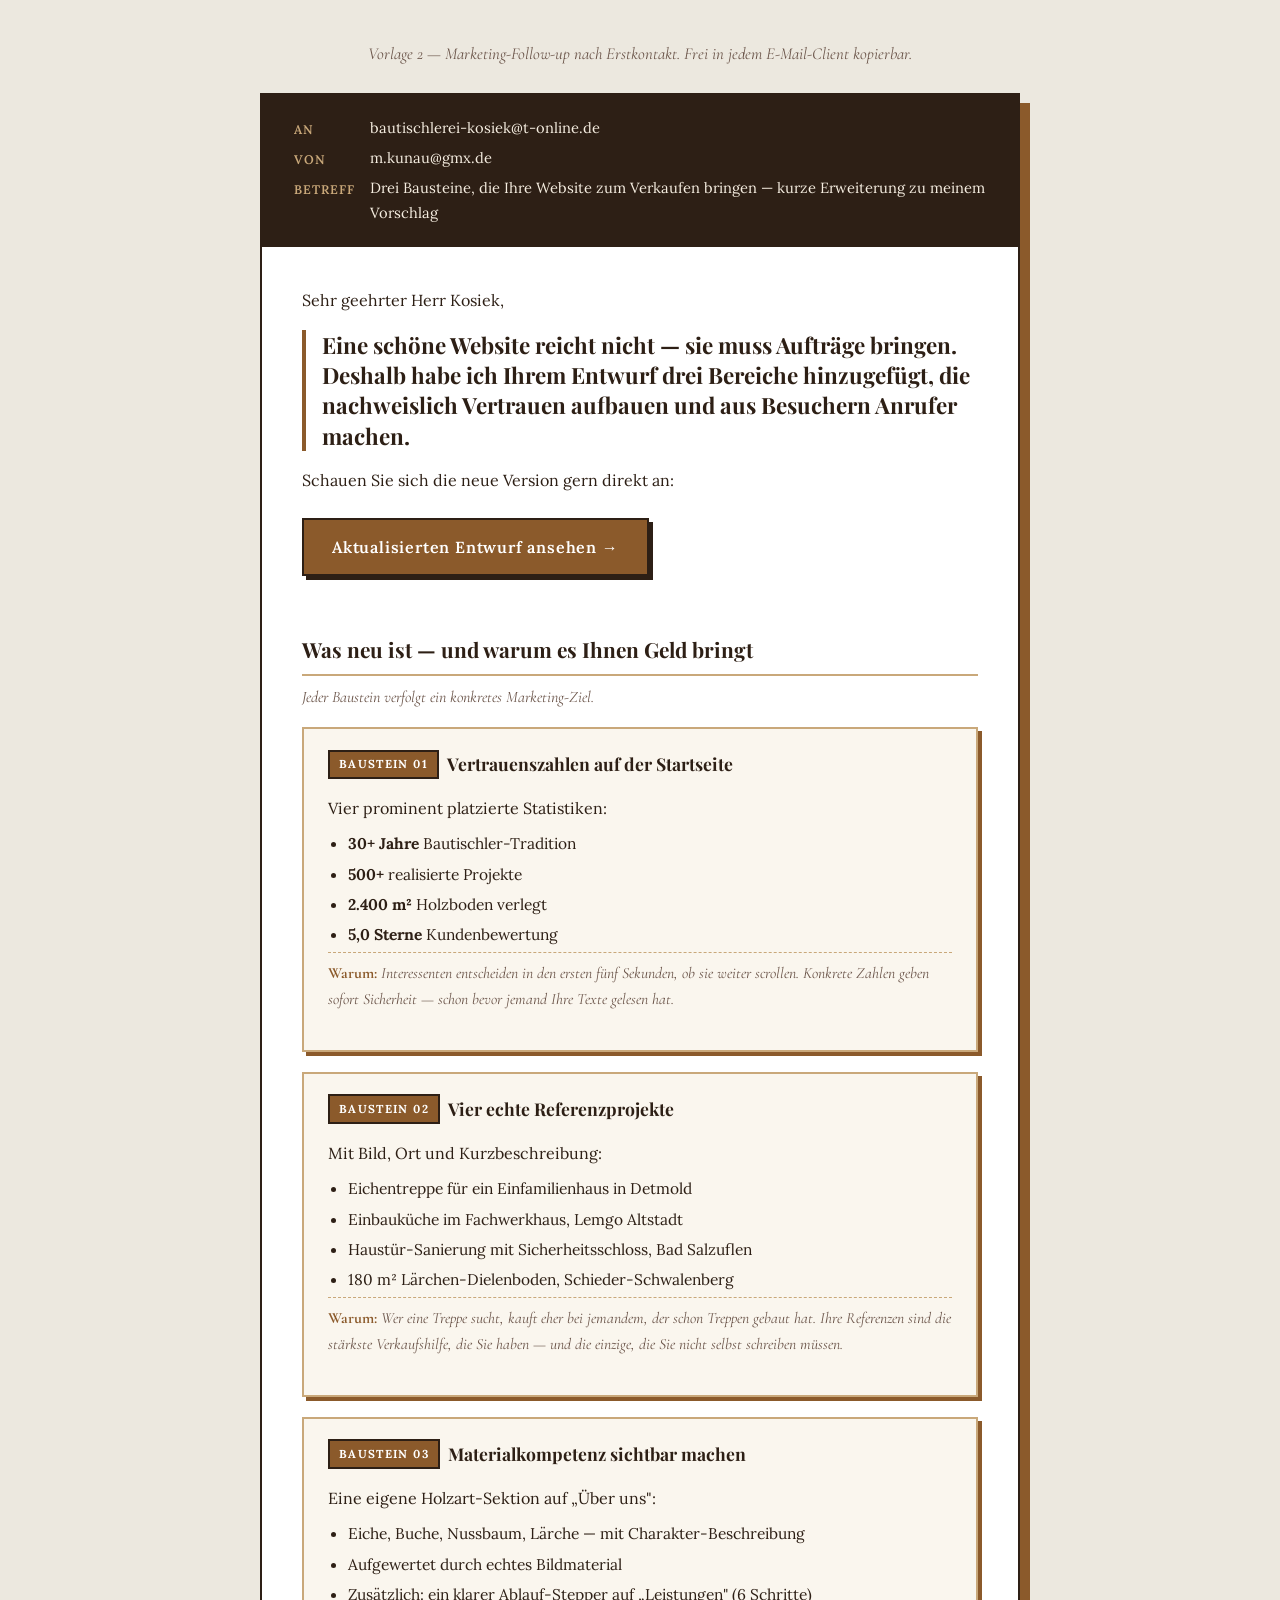
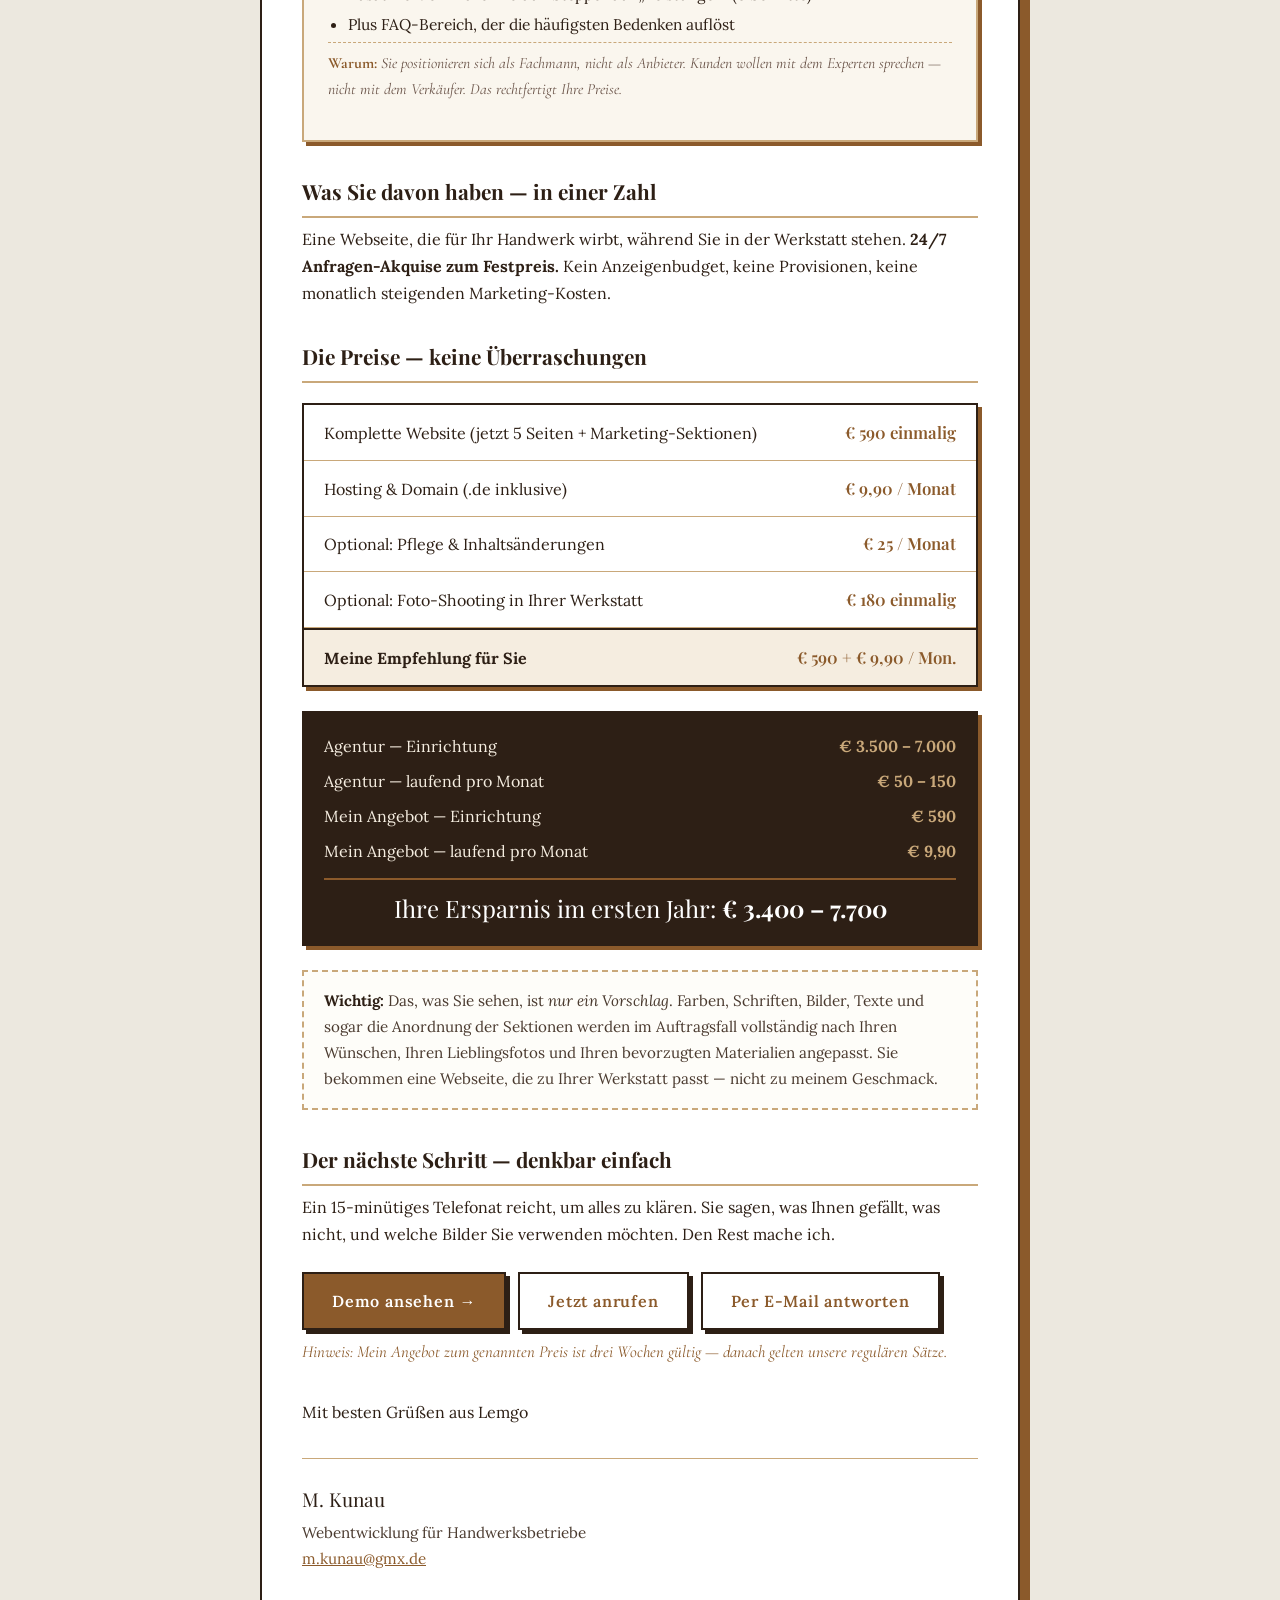
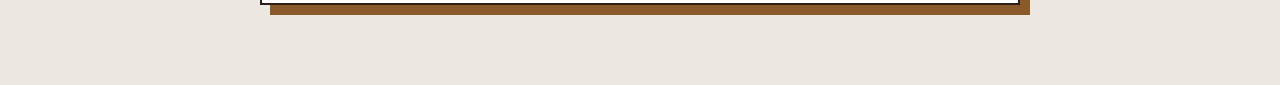
<file: email-vorlage-features.html>
<!DOCTYPE html>
<html lang="de">
<head>
  <meta charset="UTF-8">
  <meta name="viewport" content="width=device-width, initial-scale=1.0">
  <title>E-Mail-Vorlage — Follow-up: Was Ihr Webauftritt für Sie verkauft</title>
  <link rel="preconnect" href="https://fonts.googleapis.com">
  <link rel="preconnect" href="https://fonts.gstatic.com" crossorigin>
  <link href="https://fonts.googleapis.com/css2?family=Playfair+Display:wght@700;900&family=Lora:wght@400;500;600;700&family=Cormorant+Garamond:ital,wght@1,400&display=swap" rel="stylesheet">
  <style>
    :root {
      --c-text:  #2d1f15;
      --c-wood:  #8b5a2b;
      --c-wood-light: #c9a87a;
      --c-cream: #f5ede0;
      --c-bg:    #ece8df;
      --c-paper: #fff;
      --c-highlight: #faf6ee;
    }
    * { box-sizing: border-box; }
    body {
      margin: 0;
      padding: 40px 16px 80px;
      background: var(--c-bg);
      font-family: 'Lora', Georgia, serif;
      color: var(--c-text);
      line-height: 1.7;
    }
    .doc-header {
      max-width: 760px;
      margin: 0 auto 24px;
      text-align: center;
      font-family: 'Cormorant Garamond', Georgia, serif;
      font-style: italic;
      color: #6b554a;
      font-size: 1.05rem;
    }
    .email {
      max-width: 760px;
      margin: 0 auto;
      background: var(--c-paper);
      border: 2px solid var(--c-text);
      box-shadow: 10px 10px 0 var(--c-wood);
    }
    .email__meta {
      background: var(--c-text);
      color: var(--c-cream);
      padding: 1.25rem 2rem;
      font-size: 0.92rem;
      font-family: 'Lora', monospace, serif;
      border-bottom: 2px solid var(--c-text);
    }
    .email__meta-row { margin-bottom: 0.3rem; display: flex; gap: 0.75rem; }
    .email__meta-row:last-child { margin-bottom: 0; }
    .email__meta-label {
      color: var(--c-wood-light);
      flex: 0 0 64px;
      font-weight: 600;
      letter-spacing: 0.08em;
      text-transform: uppercase;
      font-size: 0.78rem;
      padding-top: 4px;
    }
    .email__meta-value { flex: 1; word-break: break-word; }
    .email__body { padding: 2.5rem 2.5rem 2rem; }
    .email__body p { margin: 0 0 1rem; }
    .email__hook {
      font-family: 'Playfair Display', Georgia, serif;
      font-size: 1.4rem;
      font-weight: 700;
      color: var(--c-text);
      line-height: 1.35;
      margin: 0 0 1.25rem;
      padding-left: 1rem;
      border-left: 4px solid var(--c-wood);
    }
    .email__h {
      font-family: 'Playfair Display', Georgia, serif;
      font-size: 1.3rem;
      margin: 2rem 0 0.5rem;
      color: var(--c-text);
      padding-bottom: 0.4rem;
      border-bottom: 2px solid var(--c-wood-light);
    }
    .email__h-sub {
      font-family: 'Cormorant Garamond', Georgia, serif;
      font-style: italic;
      color: #6b554a;
      margin: 0 0 1rem;
      font-size: 1rem;
    }
    .demo-link {
      display: inline-block;
      background: var(--c-wood);
      color: #fff;
      padding: 0.85rem 1.75rem;
      text-decoration: none;
      font-weight: 600;
      letter-spacing: 0.05em;
      border: 2px solid var(--c-text);
      box-shadow: 4px 4px 0 var(--c-text);
      margin: 0.5rem 0 1.5rem;
      transition: transform .2s, box-shadow .2s;
    }
    .demo-link:hover {
      transform: translate(-2px, -2px);
      box-shadow: 6px 6px 0 var(--c-text);
    }
    .feature {
      background: var(--c-highlight);
      border: 2px solid var(--c-wood-light);
      box-shadow: 4px 4px 0 var(--c-wood);
      padding: 1.25rem 1.5rem;
      margin: 0 0 1.25rem;
    }
    .feature__title {
      font-family: 'Playfair Display', Georgia, serif;
      font-weight: 700;
      font-size: 1.1rem;
      color: var(--c-text);
      margin: 0 0 0.4rem;
      display: flex;
      align-items: center;
      gap: 0.5rem;
    }
    .feature__badge {
      display: inline-block;
      background: var(--c-wood);
      color: #fff;
      font-family: 'Lora', sans-serif;
      font-size: 0.72rem;
      letter-spacing: 0.12em;
      text-transform: uppercase;
      padding: 0.18rem 0.55rem;
      border: 2px solid var(--c-text);
    }
    .feature__why {
      font-family: 'Cormorant Garamond', Georgia, serif;
      font-style: italic;
      color: #6b554a;
      font-size: 0.98rem;
      margin: 0.5rem 0 0;
      padding-top: 0.5rem;
      border-top: 1px dashed var(--c-wood-light);
    }
    .feature__why strong { color: var(--c-wood); font-style: normal; }
    ul.bullets-tight {
      margin: 0;
      padding-left: 1.25rem;
      font-size: 0.97rem;
    }
    ul.bullets-tight li { margin-bottom: 0.25rem; }
    .pricing {
      margin: 1.25rem 0 1.5rem;
      border: 2px solid var(--c-text);
      box-shadow: 4px 4px 0 var(--c-wood);
    }
    .pricing-row {
      display: flex;
      justify-content: space-between;
      align-items: baseline;
      padding: 0.8rem 1.25rem;
      border-bottom: 1px solid var(--c-wood-light);
      gap: 1rem;
    }
    .pricing-row:last-child { border-bottom: 0; }
    .pricing-row.highlight {
      background: var(--c-cream);
      font-weight: 700;
      border-top: 2px solid var(--c-text);
    }
    .pricing-row__label { flex: 1; }
    .pricing-row__price {
      color: var(--c-wood);
      font-weight: 600;
      white-space: nowrap;
      font-family: 'Playfair Display', Georgia, serif;
      font-size: 1.05rem;
    }
    .savings {
      background: var(--c-text);
      color: var(--c-cream);
      padding: 1rem 1.25rem;
      margin: 1rem 0 1.5rem;
      border: 2px solid var(--c-text);
      box-shadow: 4px 4px 0 var(--c-wood);
    }
    .savings__row {
      display: flex;
      justify-content: space-between;
      gap: 1rem;
      padding: 0.25rem 0;
    }
    .savings__row strong { color: var(--c-wood-light); }
    .savings__big {
      font-family: 'Playfair Display', Georgia, serif;
      font-size: 1.5rem;
      color: #fff;
      margin-top: 0.5rem;
      padding-top: 0.5rem;
      border-top: 2px solid var(--c-wood);
      text-align: center;
    }
    .disclaimer {
      background: #fefdf9;
      border: 2px dashed var(--c-wood-light);
      padding: 1rem 1.25rem;
      margin: 1.5rem 0;
      font-size: 0.95rem;
      color: #4a3a2f;
    }
    .disclaimer strong { color: var(--c-text); }
    .cta-row {
      display: flex;
      gap: 0.75rem;
      flex-wrap: wrap;
      margin: 1.5rem 0 0.5rem;
    }
    .cta-row .demo-link { margin: 0; }
    .cta-row .demo-link--alt {
      background: transparent;
      color: var(--c-wood);
    }
    .cta-row .demo-link--alt:hover { background: var(--c-cream); }
    .scarcity {
      font-family: 'Cormorant Garamond', Georgia, serif;
      font-style: italic;
      color: var(--c-wood);
      font-size: 1.05rem;
      margin: 0.5rem 0 0;
    }
    .signature {
      margin-top: 2rem;
      padding-top: 1.5rem;
      border-top: 1px solid var(--c-wood-light);
      color: #4a3a2f;
      font-size: 0.95rem;
    }
    .signature__name {
      font-family: 'Playfair Display', Georgia, serif;
      font-size: 1.2rem;
      color: var(--c-text);
      display: block;
      margin-bottom: 0.25rem;
    }
    .signature a { color: var(--c-wood); }
    @media (max-width: 640px) {
      body { padding: 20px 12px 40px; }
      .email__body { padding: 1.75rem 1.25rem 1.5rem; }
      .email__meta { padding: 1rem 1.25rem; font-size: 0.85rem; }
      .pricing-row { flex-direction: column; gap: 0.25rem; }
      .pricing-row__price { font-size: 1rem; }
      .savings__row { flex-direction: column; gap: 0; }
    }
  </style>
</head>
<body>

<p class="doc-header">Vorlage 2 — Marketing-Follow-up nach Erstkontakt. Frei in jedem E-Mail-Client kopierbar.</p>

<article class="email">
  <header class="email__meta">
    <div class="email__meta-row">
      <span class="email__meta-label">An</span>
      <span class="email__meta-value">bautischlerei-kosiek@t-online.de</span>
    </div>
    <div class="email__meta-row">
      <span class="email__meta-label">Von</span>
      <span class="email__meta-value">m.kunau@gmx.de</span>
    </div>
    <div class="email__meta-row">
      <span class="email__meta-label">Betreff</span>
      <span class="email__meta-value">Drei Bausteine, die Ihre Website zum Verkaufen bringen — kurze Erweiterung zu meinem Vorschlag</span>
    </div>
  </header>

  <div class="email__body">

    <p>Sehr geehrter Herr Kosiek,</p>

    <p class="email__hook">
      Eine schöne Website reicht nicht — sie muss Aufträge bringen.
      Deshalb habe ich Ihrem Entwurf drei Bereiche hinzugefügt, die nachweislich
      Vertrauen aufbauen und aus Besuchern Anrufer machen.
    </p>

    <p>Schauen Sie sich die neue Version gern direkt an:</p>

    <p>
      <a class="demo-link" href="https://tischlerei-kosiek.vercel.app">
        Aktualisierten Entwurf ansehen →
      </a>
    </p>

    <h2 class="email__h">Was neu ist — und warum es Ihnen Geld bringt</h2>
    <p class="email__h-sub">Jeder Baustein verfolgt ein konkretes Marketing-Ziel.</p>

    <div class="feature">
      <p class="feature__title"><span class="feature__badge">Baustein 01</span> Vertrauens­zahlen auf der Startseite</p>
      <p style="margin:0 0 0.5rem;">Vier prominent platzierte Statistiken:</p>
      <ul class="bullets-tight">
        <li><strong>30+ Jahre</strong> Bautischler-Tradition</li>
        <li><strong>500+</strong> realisierte Projekte</li>
        <li><strong>2.400 m²</strong> Holzboden verlegt</li>
        <li><strong>5,0 Sterne</strong> Kundenbewertung</li>
      </ul>
      <p class="feature__why">
        <strong>Warum:</strong> Interessenten entscheiden in den ersten fünf Sekunden,
        ob sie weiter scrollen. Konkrete Zahlen geben sofort Sicherheit — schon
        bevor jemand Ihre Texte gelesen hat.
      </p>
    </div>

    <div class="feature">
      <p class="feature__title"><span class="feature__badge">Baustein 02</span> Vier echte Referenzprojekte</p>
      <p style="margin:0 0 0.5rem;">Mit Bild, Ort und Kurzbeschreibung:</p>
      <ul class="bullets-tight">
        <li>Eichentreppe für ein Einfamilienhaus in Detmold</li>
        <li>Einbauküche im Fachwerkhaus, Lemgo Altstadt</li>
        <li>Haustür-Sanierung mit Sicherheitsschloss, Bad Salzuflen</li>
        <li>180 m² Lärchen-Dielenboden, Schieder-Schwalenberg</li>
      </ul>
      <p class="feature__why">
        <strong>Warum:</strong> Wer eine Treppe sucht, kauft eher bei jemandem,
        der schon Treppen gebaut hat. Ihre Referenzen sind die stärkste
        Verkaufshilfe, die Sie haben — und die einzige, die Sie nicht selbst
        schreiben müssen.
      </p>
    </div>

    <div class="feature">
      <p class="feature__title"><span class="feature__badge">Baustein 03</span> Materialkompetenz sichtbar machen</p>
      <p style="margin:0 0 0.5rem;">Eine eigene Holzart-Sektion auf „Über uns":</p>
      <ul class="bullets-tight">
        <li>Eiche, Buche, Nussbaum, Lärche — mit Charakter-Beschreibung</li>
        <li>Aufgewertet durch echtes Bildmaterial</li>
        <li>Zusätzlich: ein klarer Ablauf-Stepper auf „Leistungen" (6 Schritte)</li>
        <li>Plus FAQ-Bereich, der die häufigsten Bedenken auflöst</li>
      </ul>
      <p class="feature__why">
        <strong>Warum:</strong> Sie positionieren sich als Fachmann, nicht als
        Anbieter. Kunden wollen mit dem Experten sprechen — nicht mit dem
        Verkäufer. Das rechtfertigt Ihre Preise.
      </p>
    </div>

    <h2 class="email__h">Was Sie davon haben — in einer Zahl</h2>
    <p>
      Eine Webseite, die für Ihr Handwerk wirbt, während Sie in der Werkstatt
      stehen. <strong>24/7 Anfragen-Akquise zum Festpreis.</strong> Kein Anzeigen­budget,
      keine Provisionen, keine monatlich steigenden Marketing-Kosten.
    </p>

    <h2 class="email__h">Die Preise — keine Überraschungen</h2>
    <div class="pricing">
      <div class="pricing-row">
        <div class="pricing-row__label">Komplette Website (jetzt 5 Seiten + Marketing-Sektionen)</div>
        <div class="pricing-row__price">€ 590 einmalig</div>
      </div>
      <div class="pricing-row">
        <div class="pricing-row__label">Hosting &amp; Domain (.de inklusive)</div>
        <div class="pricing-row__price">€ 9,90 / Monat</div>
      </div>
      <div class="pricing-row">
        <div class="pricing-row__label">Optional: Pflege &amp; Inhaltsänderungen</div>
        <div class="pricing-row__price">€ 25 / Monat</div>
      </div>
      <div class="pricing-row">
        <div class="pricing-row__label">Optional: Foto-Shooting in Ihrer Werkstatt</div>
        <div class="pricing-row__price">€ 180 einmalig</div>
      </div>
      <div class="pricing-row highlight">
        <div class="pricing-row__label">Meine Empfehlung für Sie</div>
        <div class="pricing-row__price">€ 590 + € 9,90 / Mon.</div>
      </div>
    </div>

    <div class="savings">
      <div class="savings__row"><span>Agentur — Einrichtung</span><strong>€ 3.500 – 7.000</strong></div>
      <div class="savings__row"><span>Agentur — laufend pro Monat</span><strong>€ 50 – 150</strong></div>
      <div class="savings__row"><span>Mein Angebot — Einrichtung</span><strong>€ 590</strong></div>
      <div class="savings__row"><span>Mein Angebot — laufend pro Monat</span><strong>€ 9,90</strong></div>
      <div class="savings__big">Ihre Ersparnis im ersten Jahr: <strong>€ 3.400 – 7.700</strong></div>
    </div>

    <div class="disclaimer">
      <strong>Wichtig:</strong> Das, was Sie sehen, ist <em>nur ein Vorschlag</em>.
      Farben, Schriften, Bilder, Texte und sogar die Anordnung der Sektionen
      werden im Auftragsfall vollständig nach Ihren Wünschen, Ihren Lieblingsfotos
      und Ihren bevorzugten Materialien angepasst. Sie bekommen eine Webseite,
      die zu Ihrer Werkstatt passt — nicht zu meinem Geschmack.
    </div>

    <h2 class="email__h">Der nächste Schritt — denkbar einfach</h2>
    <p>
      Ein 15-minütiges Telefonat reicht, um alles zu klären. Sie sagen, was Ihnen
      gefällt, was nicht, und welche Bilder Sie verwenden möchten. Den Rest
      mache ich.
    </p>

    <div class="cta-row">
      <a class="demo-link" href="https://tischlerei-kosiek.vercel.app">Demo ansehen →</a>
      <a class="demo-link demo-link--alt" href="tel:052612345678">Jetzt anrufen</a>
      <a class="demo-link demo-link--alt" href="mailto:m.kunau@gmx.de?subject=Re%3A%20Webauftritt%20für%20die%20Tischlerei%20Kosiek">Per E-Mail antworten</a>
    </div>

    <p class="scarcity">
      Hinweis: Mein Angebot zum genannten Preis ist drei Wochen gültig — danach
      gelten unsere regulären Sätze.
    </p>

    <p style="margin-top:2rem;">Mit besten Grüßen aus Lemgo</p>

    <div class="signature">
      <span class="signature__name">M. Kunau</span>
      Webentwicklung für Handwerksbetriebe<br>
      <a href="mailto:m.kunau@gmx.de">m.kunau@gmx.de</a>
    </div>
  </div>
</article>

</body>
</html>
</file>
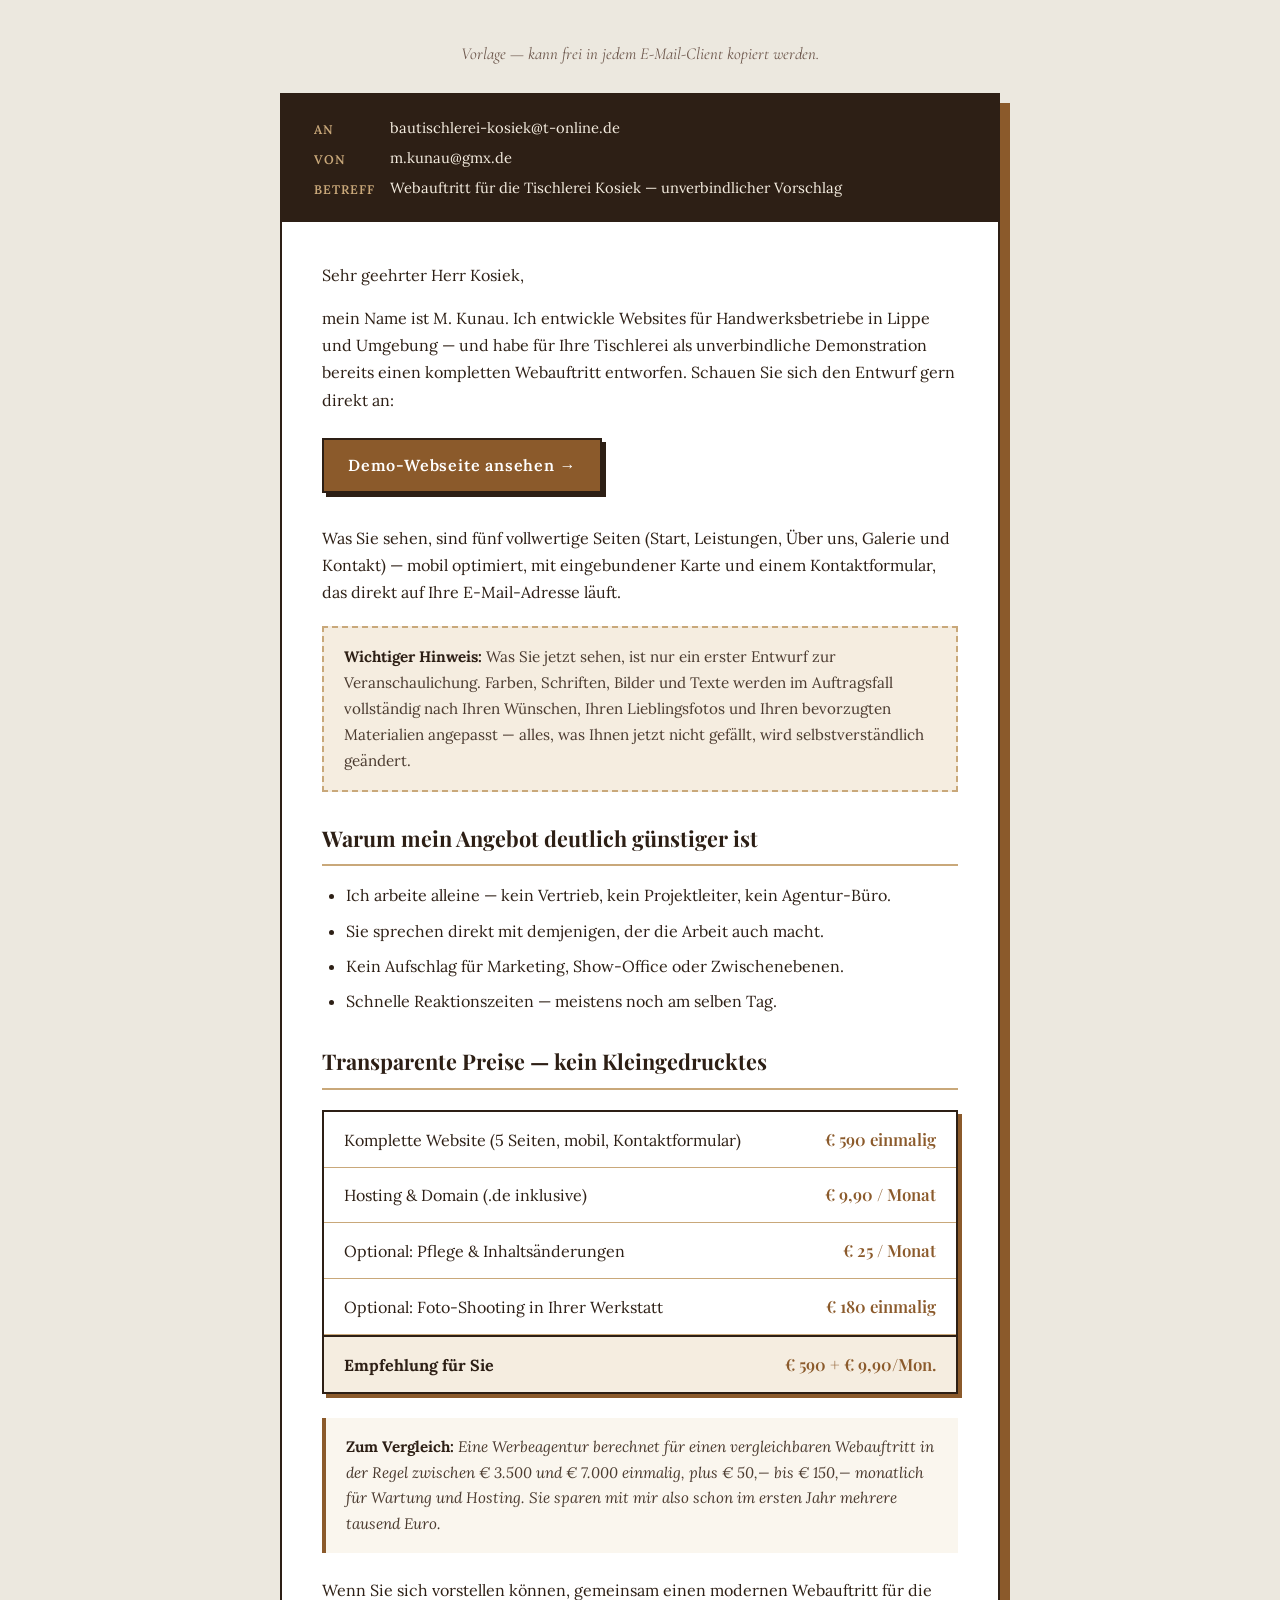
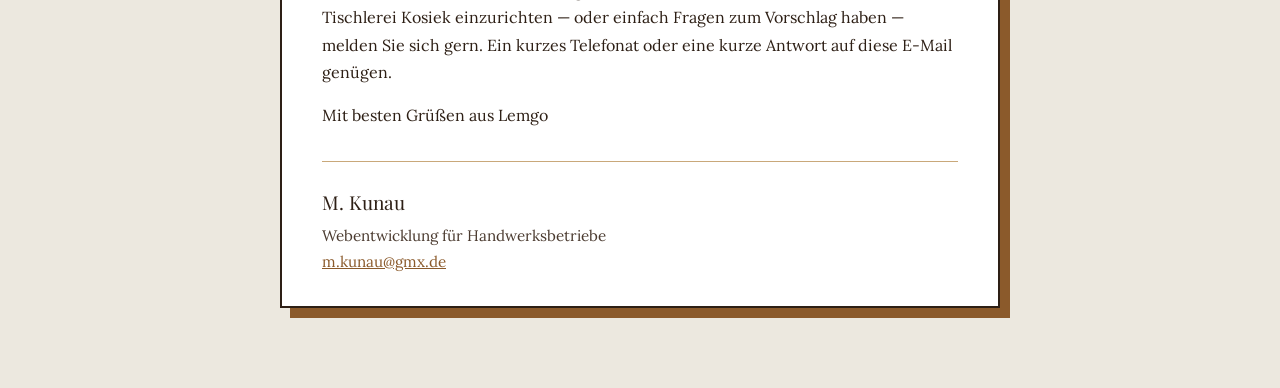
<file: email-vorlage.html>
<!DOCTYPE html>
<html lang="de">
<head>
  <meta charset="UTF-8">
  <meta name="viewport" content="width=device-width, initial-scale=1.0">
  <title>E-Mail-Vorlage — Webauftritt für die Tischlerei Kosiek</title>
  <link rel="preconnect" href="https://fonts.googleapis.com">
  <link rel="preconnect" href="https://fonts.gstatic.com" crossorigin>
  <link href="https://fonts.googleapis.com/css2?family=Playfair+Display:wght@700&family=Lora:wght@400;500;600&family=Cormorant+Garamond:ital,wght@1,400&display=swap" rel="stylesheet">
  <style>
    :root {
      --c-text:  #2d1f15;
      --c-wood:  #8b5a2b;
      --c-wood-light: #c9a87a;
      --c-cream: #f5ede0;
      --c-bg:    #ece8df;
      --c-paper: #fff;
    }
    * { box-sizing: border-box; }
    body {
      margin: 0;
      padding: 40px 16px 80px;
      background: var(--c-bg);
      font-family: 'Lora', Georgia, serif;
      color: var(--c-text);
      line-height: 1.7;
    }
    .doc-header {
      max-width: 720px;
      margin: 0 auto 24px;
      text-align: center;
      font-family: 'Cormorant Garamond', Georgia, serif;
      font-style: italic;
      color: #6b554a;
      font-size: 1.05rem;
    }
    .email {
      max-width: 720px;
      margin: 0 auto;
      background: var(--c-paper);
      border: 2px solid var(--c-text);
      box-shadow: 10px 10px 0 var(--c-wood);
    }
    .email__meta {
      background: var(--c-text);
      color: var(--c-cream);
      padding: 1.25rem 2rem;
      font-size: 0.92rem;
      font-family: 'Lora', monospace, serif;
      border-bottom: 2px solid var(--c-text);
    }
    .email__meta-row { margin-bottom: 0.3rem; display: flex; gap: 0.75rem; }
    .email__meta-row:last-child { margin-bottom: 0; }
    .email__meta-label {
      color: var(--c-wood-light);
      flex: 0 0 64px;
      font-weight: 600;
      letter-spacing: 0.08em;
      text-transform: uppercase;
      font-size: 0.78rem;
      padding-top: 4px;
    }
    .email__meta-value { flex: 1; word-break: break-all; }
    .email__body {
      padding: 2.5rem 2.5rem 2rem;
    }
    .email__body p { margin: 0 0 1rem; }
    .email__h {
      font-family: 'Playfair Display', Georgia, serif;
      font-size: 1.35rem;
      margin: 1.75rem 0 1rem;
      color: var(--c-text);
      padding-bottom: 0.5rem;
      border-bottom: 2px solid var(--c-wood-light);
    }
    .demo-link {
      display: inline-block;
      background: var(--c-wood);
      color: #fff;
      padding: 0.75rem 1.5rem;
      text-decoration: none;
      font-weight: 600;
      letter-spacing: 0.05em;
      border: 2px solid var(--c-text);
      box-shadow: 4px 4px 0 var(--c-text);
      margin: 0.5rem 0 1rem;
      transition: transform .2s, box-shadow .2s;
    }
    .demo-link:hover {
      transform: translate(-2px, -2px);
      box-shadow: 6px 6px 0 var(--c-text);
    }
    .demo-note {
      background: var(--c-cream);
      border: 2px dashed var(--c-wood-light);
      padding: 1rem 1.25rem;
      margin: 1.25rem 0;
      font-size: 0.95rem;
      color: #4a3a2f;
    }
    .demo-note strong { color: var(--c-text); }
    ul.bullets {
      margin: 0 0 1.25rem;
      padding-left: 1.5rem;
    }
    ul.bullets li { margin-bottom: 0.5rem; }
    .pricing {
      margin: 1.25rem 0 1.5rem;
      border: 2px solid var(--c-text);
      box-shadow: 4px 4px 0 var(--c-wood);
    }
    .pricing-row {
      display: flex;
      justify-content: space-between;
      align-items: baseline;
      padding: 0.8rem 1.25rem;
      border-bottom: 1px solid var(--c-wood-light);
      gap: 1rem;
    }
    .pricing-row:last-child { border-bottom: 0; }
    .pricing-row.highlight {
      background: var(--c-cream);
      font-weight: 700;
      border-top: 2px solid var(--c-text);
    }
    .pricing-row__label { flex: 1; }
    .pricing-row__price {
      color: var(--c-wood);
      font-weight: 600;
      white-space: nowrap;
      font-family: 'Playfair Display', Georgia, serif;
      font-size: 1.05rem;
    }
    .comparison {
      background: #faf6ee;
      padding: 1rem 1.25rem;
      margin: 1.25rem 0 1.5rem;
      border-left: 4px solid var(--c-wood);
      font-style: italic;
      color: #4a3a2f;
      font-size: 0.95rem;
    }
    .comparison strong { color: var(--c-text); font-style: normal; }
    .signature {
      margin-top: 2rem;
      padding-top: 1.5rem;
      border-top: 1px solid var(--c-wood-light);
      color: #4a3a2f;
      font-size: 0.95rem;
    }
    .signature__name {
      font-family: 'Playfair Display', Georgia, serif;
      font-size: 1.2rem;
      color: var(--c-text);
      display: block;
      margin-bottom: 0.25rem;
    }
    .signature a { color: var(--c-wood); }
    @media (max-width: 640px) {
      body { padding: 20px 12px 40px; }
      .email__body { padding: 1.75rem 1.25rem 1.5rem; }
      .email__meta { padding: 1rem 1.25rem; font-size: 0.85rem; }
      .pricing-row { flex-direction: column; gap: 0.25rem; }
      .pricing-row__price { font-size: 1rem; }
    }
  </style>
</head>
<body>

<p class="doc-header">Vorlage — kann frei in jedem E-Mail-Client kopiert werden.</p>

<article class="email">
  <header class="email__meta">
    <div class="email__meta-row">
      <span class="email__meta-label">An</span>
      <span class="email__meta-value">bautischlerei-kosiek@t-online.de</span>
    </div>
    <div class="email__meta-row">
      <span class="email__meta-label">Von</span>
      <span class="email__meta-value">m.kunau@gmx.de</span>
    </div>
    <div class="email__meta-row">
      <span class="email__meta-label">Betreff</span>
      <span class="email__meta-value">Webauftritt für die Tischlerei Kosiek — unverbindlicher Vorschlag</span>
    </div>
  </header>

  <div class="email__body">
    <p>Sehr geehrter Herr Kosiek,</p>

    <p>mein Name ist M. Kunau. Ich entwickle Websites für Handwerksbetriebe in
    Lippe und Umgebung — und habe für Ihre Tischlerei als unverbindliche
    Demonstration bereits einen kompletten Webauftritt entworfen. Schauen Sie
    sich den Entwurf gern direkt an:</p>

    <p>
      <a class="demo-link" href="https://tischlerei-kosiek.vercel.app">
        Demo-Webseite ansehen →
      </a>
    </p>

    <p>Was Sie sehen, sind fünf vollwertige Seiten (Start, Leistungen, Über uns,
    Galerie und Kontakt) — mobil optimiert, mit eingebundener Karte und einem
    Kontaktformular, das direkt auf Ihre E-Mail-Adresse läuft.</p>

    <div class="demo-note">
      <strong>Wichtiger Hinweis:</strong> Was Sie jetzt sehen, ist nur ein erster
      Entwurf zur Veranschaulichung. Farben, Schriften, Bilder und Texte werden im
      Auftragsfall vollständig nach Ihren Wünschen, Ihren Lieblingsfotos und Ihren
      bevorzugten Materialien angepasst — alles, was Ihnen jetzt nicht gefällt,
      wird selbstverständlich geändert.
    </div>

    <h2 class="email__h">Warum mein Angebot deutlich günstiger ist</h2>
    <ul class="bullets">
      <li>Ich arbeite alleine — kein Vertrieb, kein Projektleiter, kein Agentur-Büro.</li>
      <li>Sie sprechen direkt mit demjenigen, der die Arbeit auch macht.</li>
      <li>Kein Aufschlag für Marketing, Show-Office oder Zwischenebenen.</li>
      <li>Schnelle Reaktionszeiten — meistens noch am selben Tag.</li>
    </ul>

    <h2 class="email__h">Transparente Preise — kein Kleingedrucktes</h2>
    <div class="pricing">
      <div class="pricing-row">
        <div class="pricing-row__label">Komplette Website (5 Seiten, mobil, Kontaktformular)</div>
        <div class="pricing-row__price">€ 590 einmalig</div>
      </div>
      <div class="pricing-row">
        <div class="pricing-row__label">Hosting &amp; Domain (.de inklusive)</div>
        <div class="pricing-row__price">€ 9,90 / Monat</div>
      </div>
      <div class="pricing-row">
        <div class="pricing-row__label">Optional: Pflege &amp; Inhaltsänderungen</div>
        <div class="pricing-row__price">€ 25 / Monat</div>
      </div>
      <div class="pricing-row">
        <div class="pricing-row__label">Optional: Foto-Shooting in Ihrer Werkstatt</div>
        <div class="pricing-row__price">€ 180 einmalig</div>
      </div>
      <div class="pricing-row highlight">
        <div class="pricing-row__label">Empfehlung für Sie</div>
        <div class="pricing-row__price">€ 590 + € 9,90/Mon.</div>
      </div>
    </div>

    <div class="comparison">
      <strong>Zum Vergleich:</strong> Eine Werbeagentur berechnet für einen
      vergleichbaren Webauftritt in der Regel zwischen € 3.500 und € 7.000
      einmalig, plus € 50,— bis € 150,— monatlich für Wartung und Hosting.
      Sie sparen mit mir also schon im ersten Jahr mehrere tausend Euro.
    </div>

    <p>Wenn Sie sich vorstellen können, gemeinsam einen modernen Webauftritt für
    die Tischlerei Kosiek einzurichten — oder einfach Fragen zum Vorschlag haben
    — melden Sie sich gern. Ein kurzes Telefonat oder eine kurze Antwort auf
    diese E-Mail genügen.</p>

    <p>Mit besten Grüßen aus Lemgo</p>

    <div class="signature">
      <span class="signature__name">M. Kunau</span>
      Webentwicklung für Handwerksbetriebe<br>
      <a href="mailto:m.kunau@gmx.de">m.kunau@gmx.de</a>
    </div>
  </div>
</article>

</body>
</html>
</file>
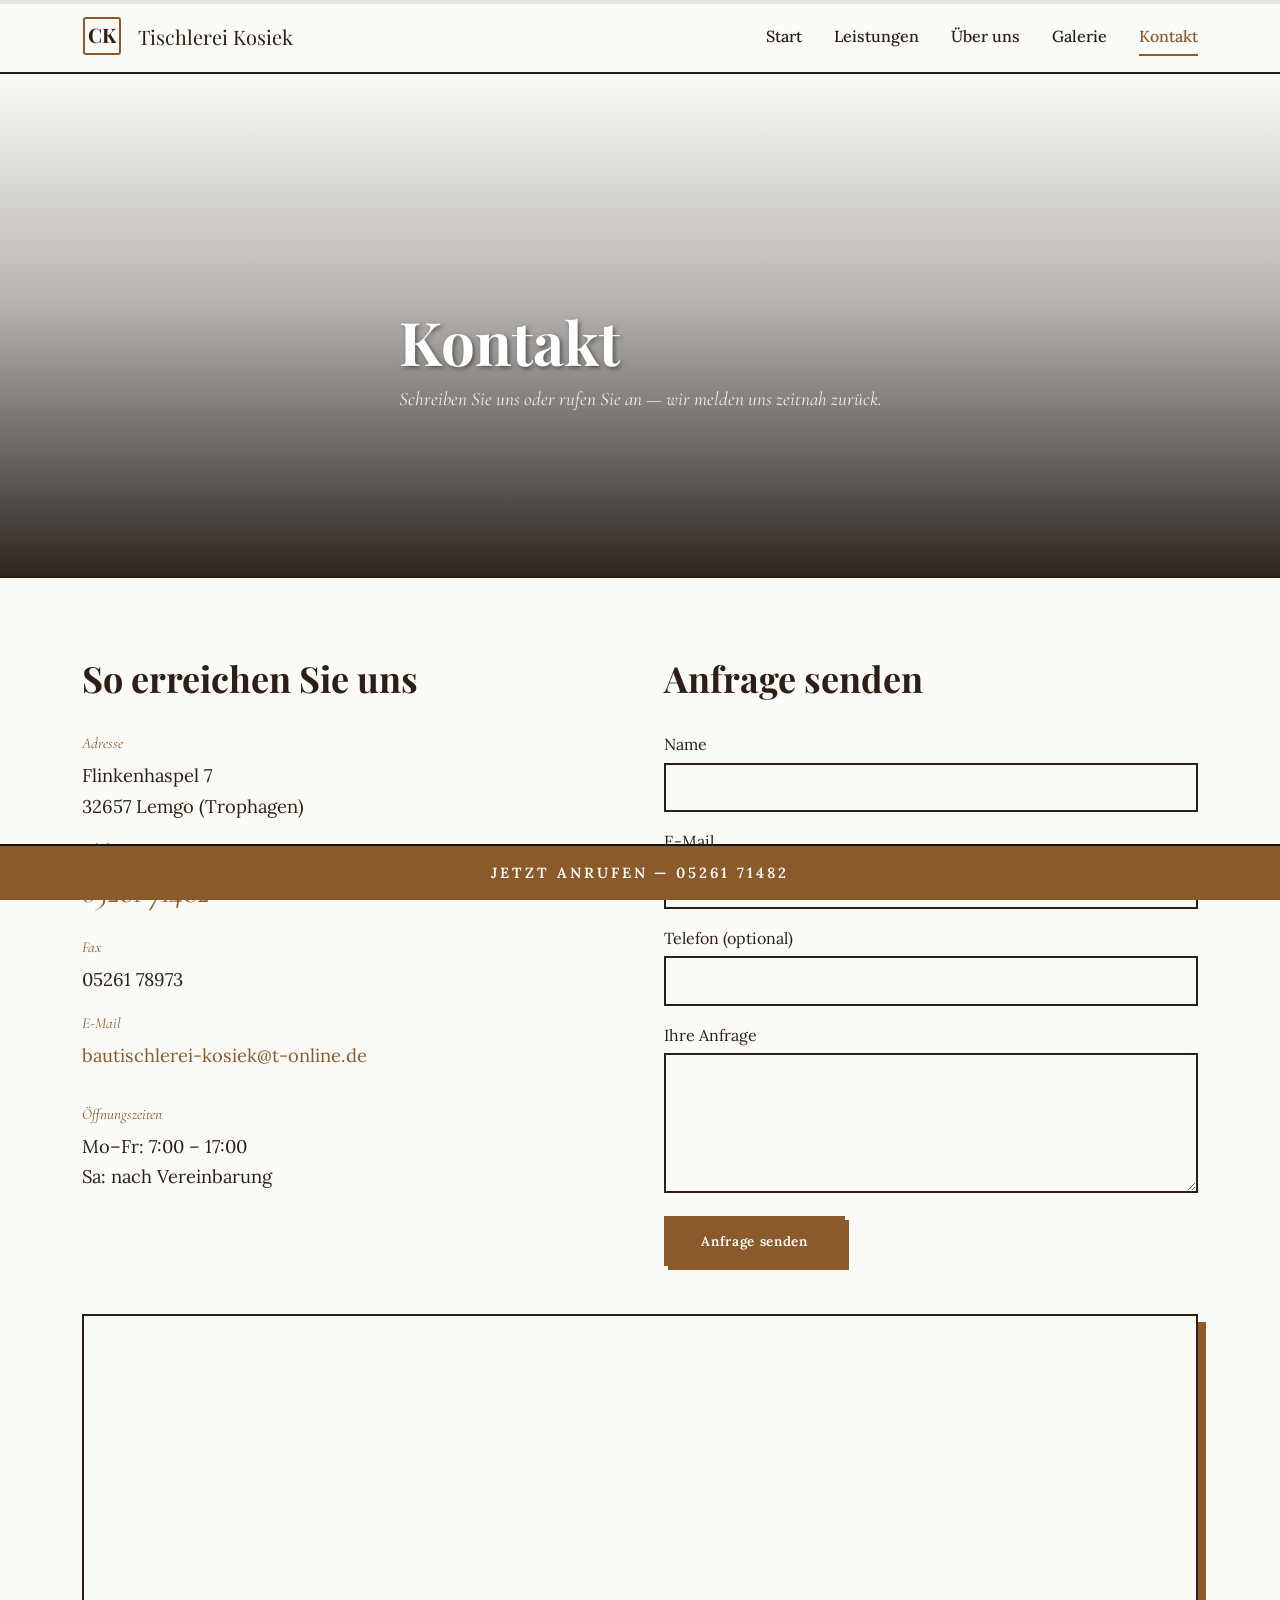
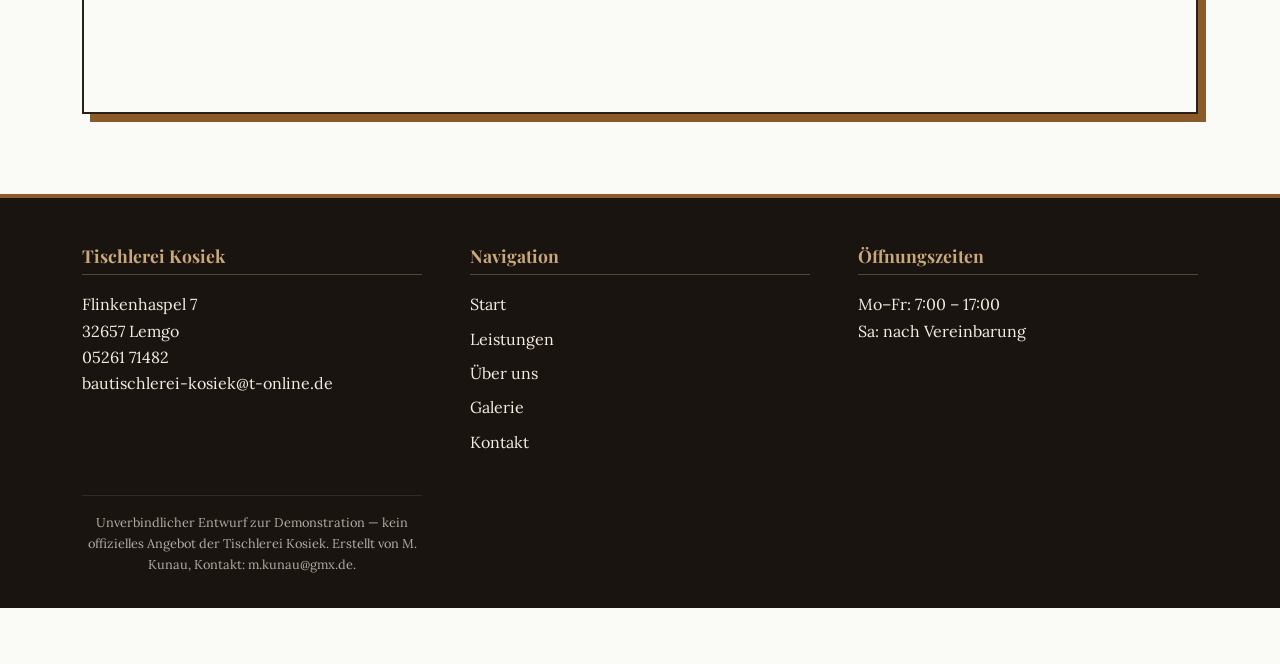
<file: kontakt.html>
<!DOCTYPE html>
<html lang="de">
<head>
  <meta charset="UTF-8">
  <meta name="viewport" content="width=device-width, initial-scale=1.0">
  <title>Kontakt — Tischlerei Kosiek Lemgo</title>
  <meta name="description" content="So erreichen Sie die Tischlerei Carsten Kosiek in Lemgo: Telefon 05261 71482, Flinkenhaspel 7, 32657 Lemgo.">
  <link rel="preconnect" href="https://fonts.googleapis.com">
  <link rel="preconnect" href="https://fonts.gstatic.com" crossorigin>
  <link href="https://fonts.googleapis.com/css2?family=Playfair+Display:wght@700;900&family=Lora:wght@400;500;600&family=Cormorant+Garamond:ital,wght@1,400;1,500&display=swap" rel="stylesheet">
  <link rel="stylesheet" href="css/style.css">
</head>
<body class="has-floating-cta">

<div class="scroll-progress" aria-hidden="true"><div class="scroll-progress__bar"></div></div>

<header class="site-header">
  <div class="container">
    <a href="index.html" class="logo">
      <svg viewBox="0 0 40 40" xmlns="http://www.w3.org/2000/svg" aria-hidden="true">
        <rect x="2" y="2" width="36" height="36" rx="2" fill="none" stroke="#8b5a2b" stroke-width="2"/>
        <text x="20" y="27" text-anchor="middle" font-family="Playfair Display, serif" font-size="20" font-weight="700" fill="#2d1f15">CK</text>
      </svg>
      <span>Tischlerei Kosiek</span>
    </a>
    <button class="menu-toggle" aria-label="Menu" aria-expanded="false"><span></span><span></span><span></span></button>
    <nav class="main-nav">
      <ul>
        <li><a href="index.html">Start</a></li>
        <li><a href="leistungen.html">Leistungen</a></li>
        <li><a href="ueber-uns.html">Über uns</a></li>
        <li><a href="galerie.html">Galerie</a></li>
        <li><a href="kontakt.html" class="active">Kontakt</a></li>
      </ul>
    </nav>
  </div>
</header>

<section class="page-hero" style="background-image:url('https://images.unsplash.com/photo-1556909114-f6e7ad7d3136?auto=format&fit=crop&w=1600&q=75')">
  <div class="container">
    <h1>Kontakt</h1>
    <p>Schreiben Sie uns oder rufen Sie an — wir melden uns zeitnah zurück.</p>
  </div>
</section>

<section>
  <div class="container">
    <div class="contact-grid reveal reveal--fade">

      <div class="contact-info">
        <h2 style="margin-bottom:var(--space-md);">So erreichen Sie uns</h2>

        <p>
          <span class="label">Adresse</span>
          <span class="value">Flinkenhaspel 7<br>32657 Lemgo (Trophagen)</span>
        </p>

        <p>
          <span class="label">Telefon</span>
          <a href="tel:0526171482" class="value big">05261 71482</a>
        </p>

        <p>
          <span class="label">Fax</span>
          <span class="value">05261 78973</span>
        </p>

        <p>
          <span class="label">E-Mail</span>
          <a href="mailto:bautischlerei-kosiek@t-online.de" class="value">bautischlerei-kosiek@t-online.de</a>
        </p>

        <p style="margin-top:var(--space-md);">
          <span class="label">Öffnungszeiten</span>
          <span class="value">Mo–Fr: 7:00 – 17:00<br>Sa: nach Vereinbarung</span>
        </p>
      </div>

      <div>
        <h2 style="margin-bottom:var(--space-md);">Anfrage senden</h2>
        <!-- Für echte Nutzung: action durch Formspree-URL ersetzen, z.B. https://formspree.io/f/xyz -->
        <form class="contact-form" action="mailto:bautischlerei-kosiek@t-online.de" method="post" enctype="text/plain">
          <label>
            Name
            <input type="text" name="name" required>
          </label>
          <label>
            E-Mail
            <input type="email" name="email" required>
          </label>
          <label>
            Telefon (optional)
            <input type="tel" name="telefon">
          </label>
          <label>
            Ihre Anfrage
            <textarea name="nachricht" required></textarea>
          </label>
          <button type="submit" class="btn">Anfrage senden</button>
        </form>
      </div>

    </div>

    <div class="map-wrap reveal reveal--scale reveal--delay-1">
      <iframe
        src="https://www.openstreetmap.org/export/embed.html?bbox=8.880%2C52.020%2C8.940%2C52.060&layer=mapnik&marker=52.04%2C8.91"
        title="Karte mit Standort der Tischlerei Kosiek in Lemgo"
        loading="lazy">
      </iframe>
    </div>
  </div>
</section>

<a href="tel:0526171482" class="floating-cta">Jetzt anrufen — 05261 71482</a>

<footer class="site-footer">
  <div class="container">
    <div>
      <h4>Tischlerei Kosiek</h4>
      <p>Flinkenhaspel 7<br>32657 Lemgo</p>
      <p><a href="tel:0526171482">05261 71482</a></p>
      <p><a href="mailto:bautischlerei-kosiek@t-online.de">bautischlerei-kosiek@t-online.de</a></p>
    </div>
    <div>
      <h4>Navigation</h4>
      <ul>
        <li><a href="index.html">Start</a></li>
        <li><a href="leistungen.html">Leistungen</a></li>
        <li><a href="ueber-uns.html">Über uns</a></li>
        <li><a href="galerie.html">Galerie</a></li>
        <li><a href="kontakt.html">Kontakt</a></li>
      </ul>
    </div>
    <div>
      <h4>Öffnungszeiten</h4>
      <p>Mo–Fr: 7:00 – 17:00<br>Sa: nach Vereinbarung</p>
    </div>
  </div>
  <div class="container">
    <p class="demo-disclaimer">
      Unverbindlicher Entwurf zur Demonstration — kein offizielles Angebot der Tischlerei Kosiek.
      Erstellt von M. Kunau, Kontakt: <a href="mailto:m.kunau@gmx.de">m.kunau@gmx.de</a>.
    </p>
  </div>
</footer>
<script src="js/main.js" defer></script>
</body>
</html>
</file>
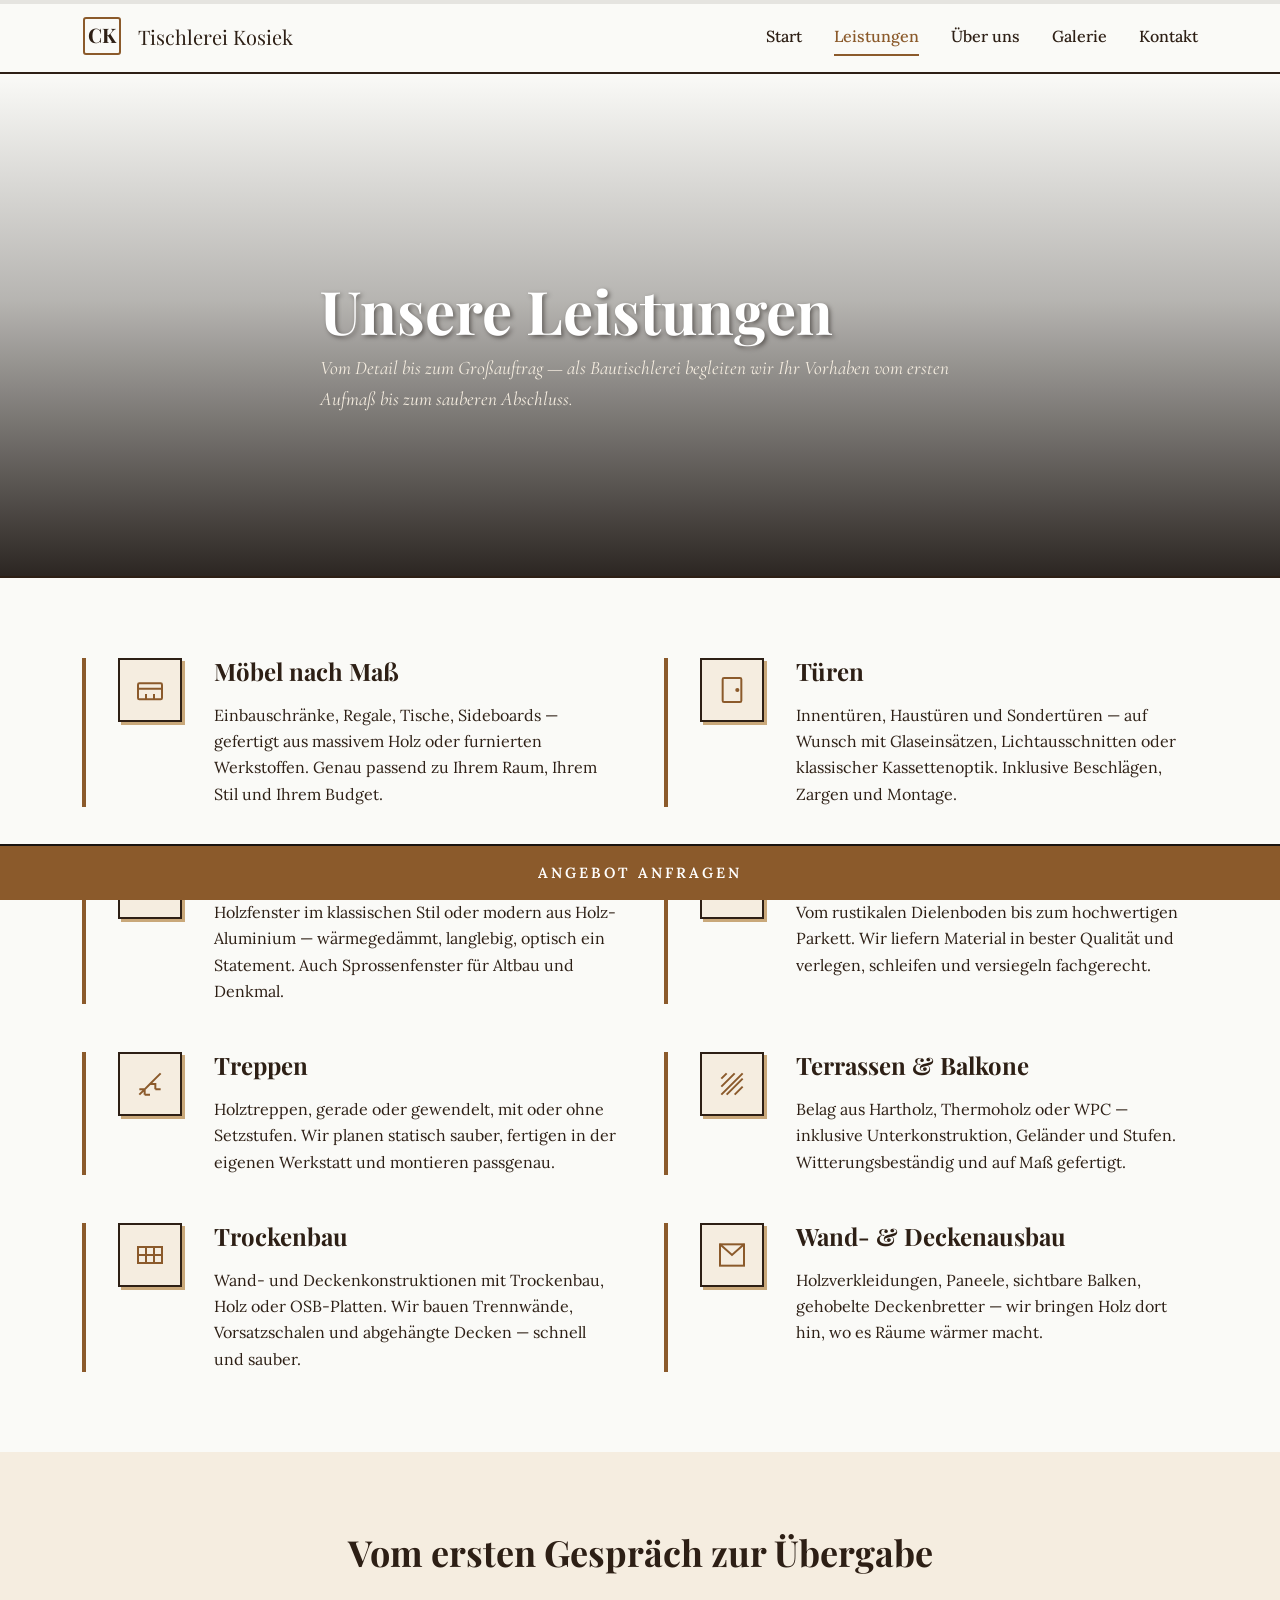
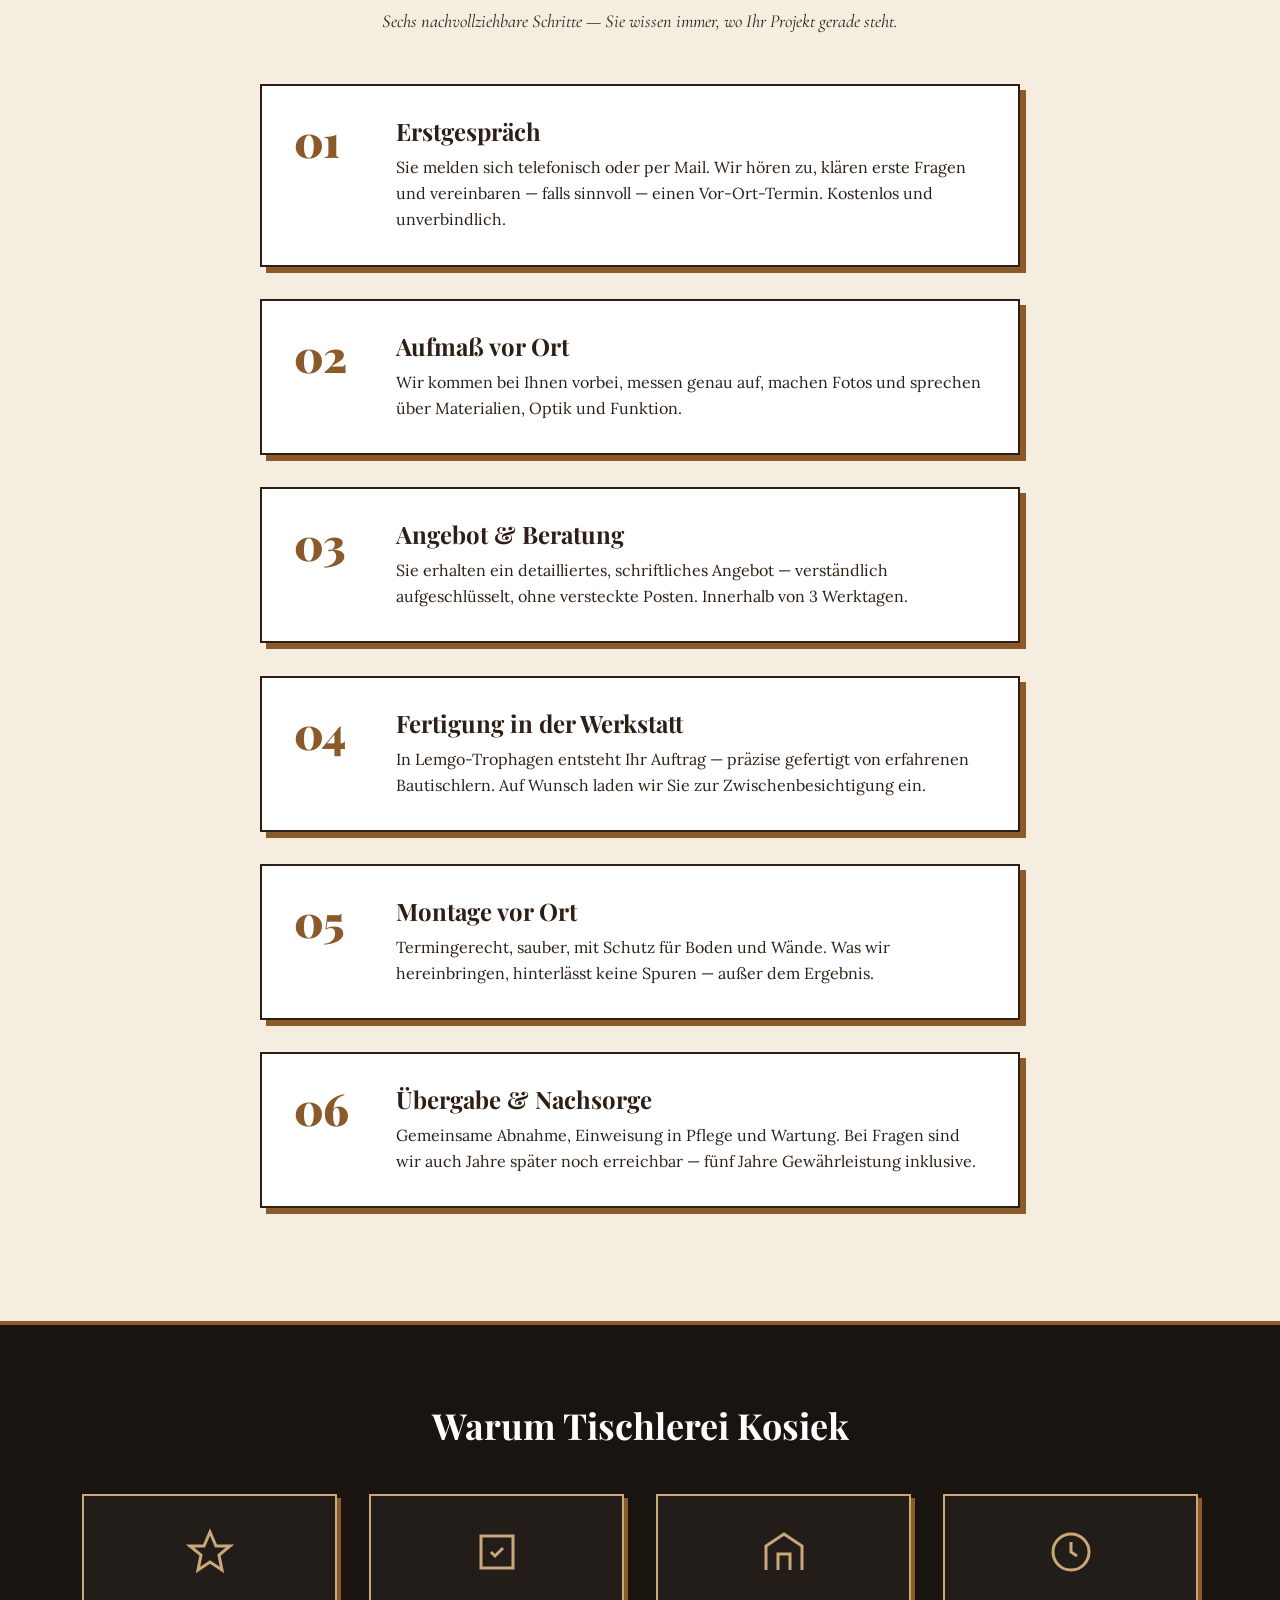
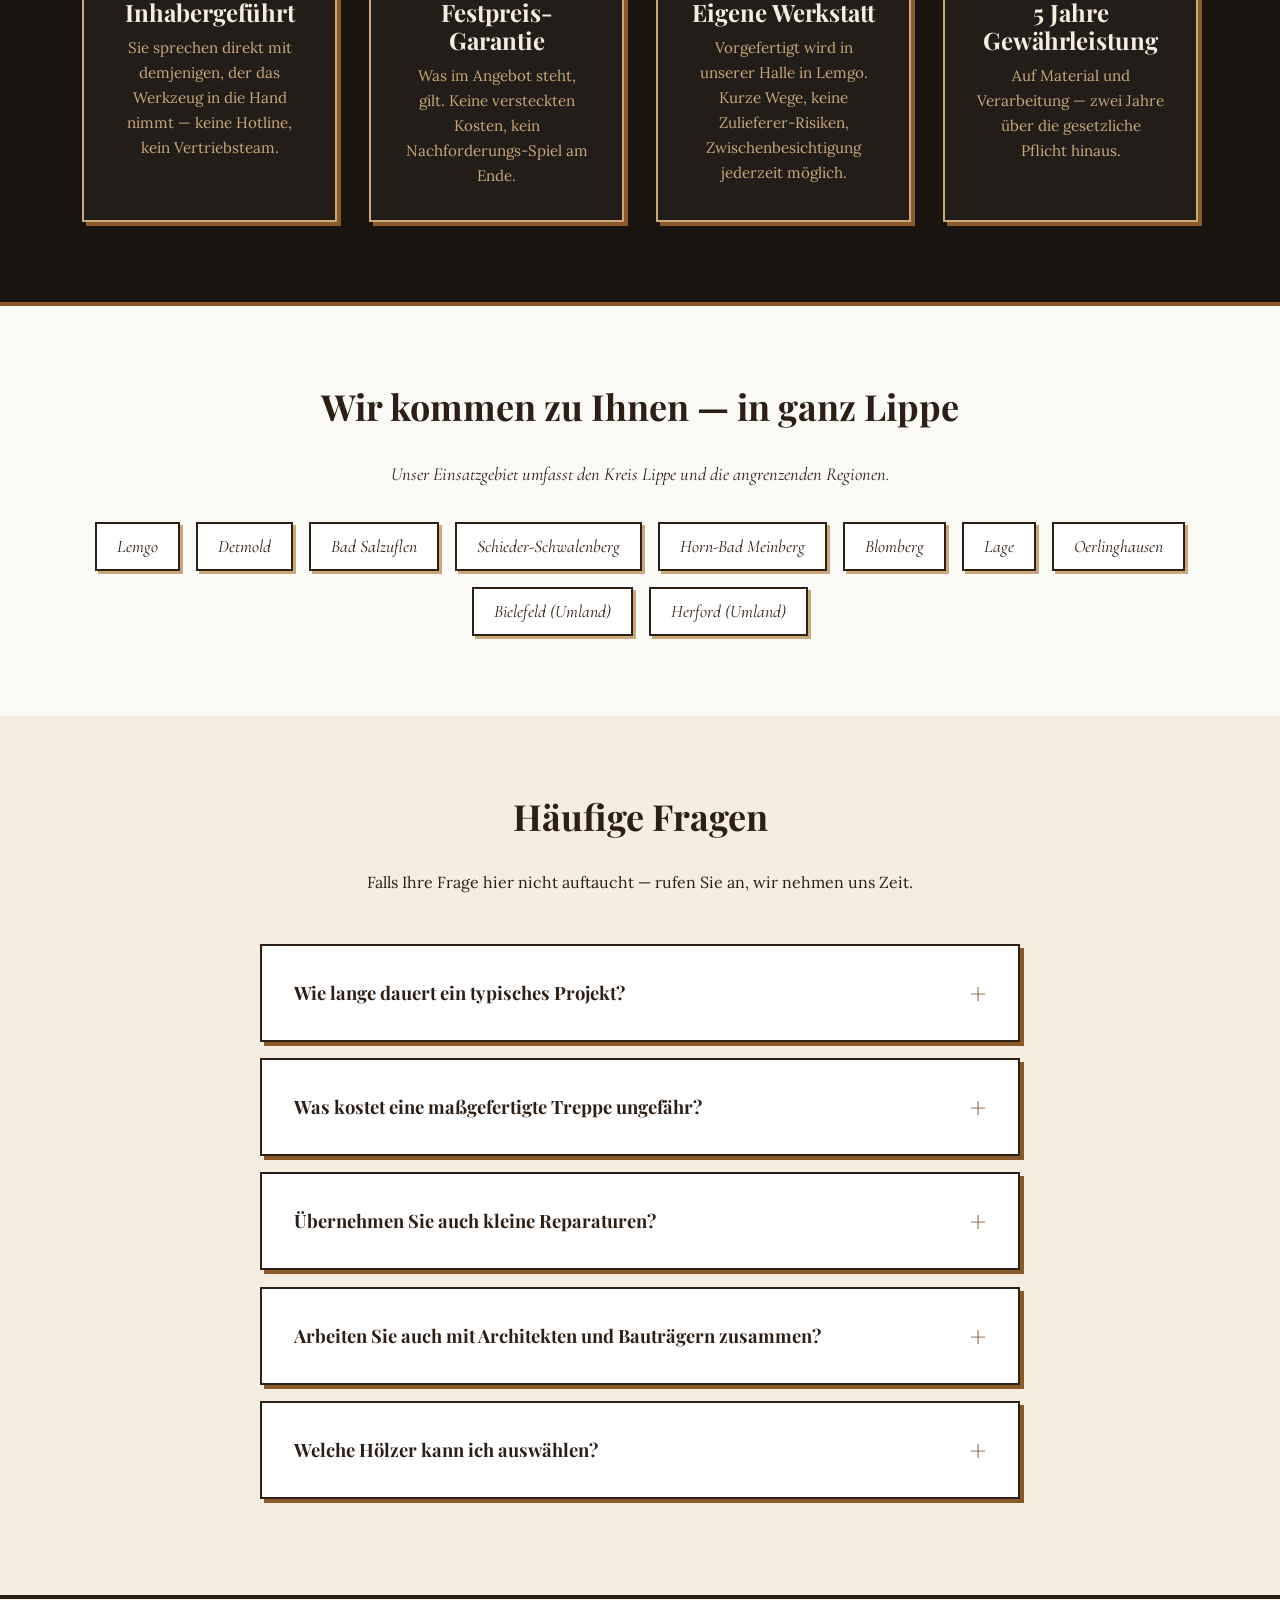
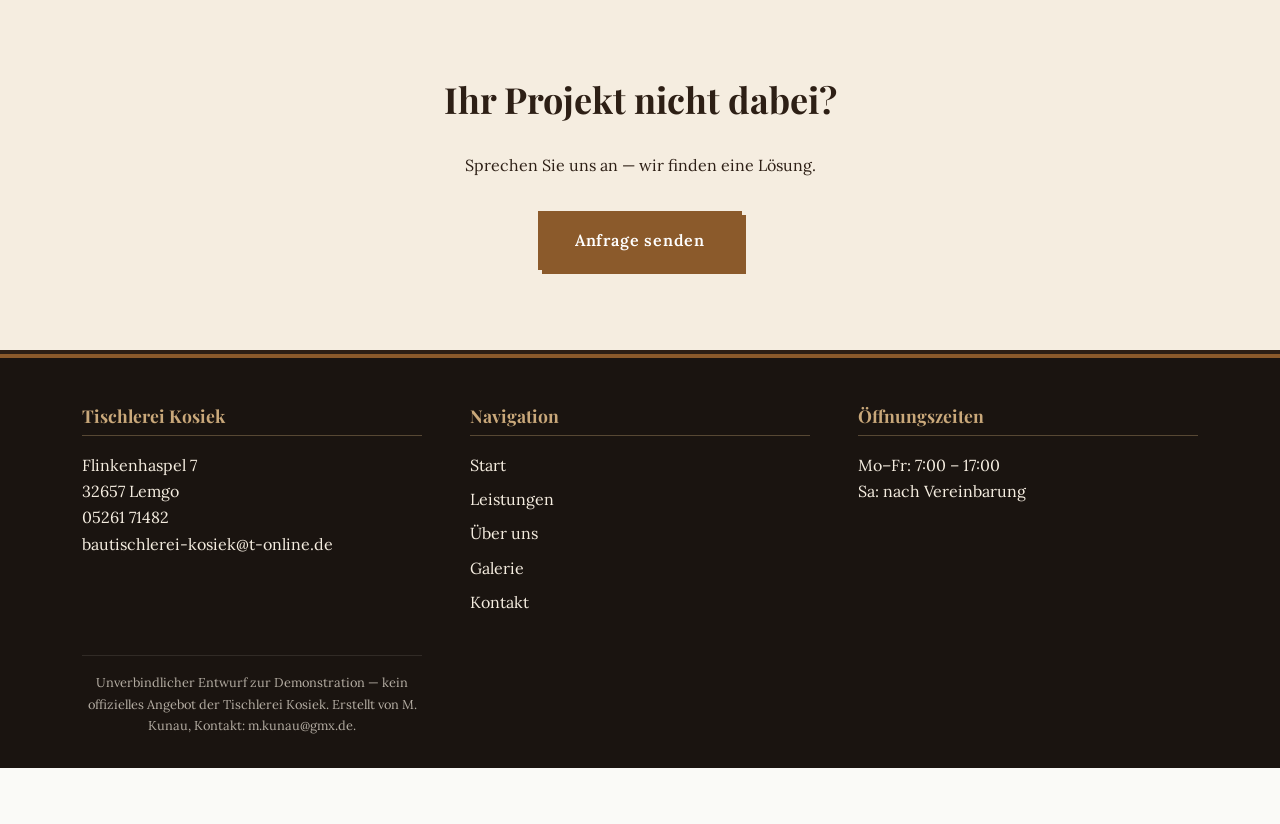
<file: leistungen.html>
<!DOCTYPE html>
<html lang="de">
<head>
  <meta charset="UTF-8">
  <meta name="viewport" content="width=device-width, initial-scale=1.0">
  <title>Leistungen — Tischlerei Kosiek Lemgo</title>
  <meta name="description" content="Unsere Leistungen: Möbel nach Maß, Türen, Fenster, Böden, Treppen, Terrassen, Trockenbau. Tischlerei Carsten Kosiek in Lemgo.">
  <link rel="preconnect" href="https://fonts.googleapis.com">
  <link rel="preconnect" href="https://fonts.gstatic.com" crossorigin>
  <link href="https://fonts.googleapis.com/css2?family=Playfair+Display:wght@700;900&family=Lora:wght@400;500;600&family=Cormorant+Garamond:ital,wght@1,400;1,500&display=swap" rel="stylesheet">
  <link rel="stylesheet" href="css/style.css">
</head>
<body class="has-floating-cta">

<div class="scroll-progress" aria-hidden="true"><div class="scroll-progress__bar"></div></div>

<header class="site-header">
  <div class="container">
    <a href="index.html" class="logo">
      <svg viewBox="0 0 40 40" xmlns="http://www.w3.org/2000/svg" aria-hidden="true">
        <rect x="2" y="2" width="36" height="36" rx="2" fill="none" stroke="#8b5a2b" stroke-width="2"/>
        <text x="20" y="27" text-anchor="middle" font-family="Playfair Display, serif" font-size="20" font-weight="700" fill="#2d1f15">CK</text>
      </svg>
      <span>Tischlerei Kosiek</span>
    </a>
    <button class="menu-toggle" aria-label="Menu" aria-expanded="false"><span></span><span></span><span></span></button>
    <nav class="main-nav">
      <ul>
        <li><a href="index.html">Start</a></li>
        <li><a href="leistungen.html" class="active">Leistungen</a></li>
        <li><a href="ueber-uns.html">Über uns</a></li>
        <li><a href="galerie.html">Galerie</a></li>
        <li><a href="kontakt.html">Kontakt</a></li>
      </ul>
    </nav>
  </div>
</header>

<section class="page-hero" style="background-image:url('https://images.unsplash.com/photo-1504917595217-d4dc5ebe6122?auto=format&fit=crop&w=1600&q=75')">
  <div class="container">
    <h1>Unsere Leistungen</h1>
    <p>Vom Detail bis zum Großauftrag — als Bautischlerei begleiten wir Ihr Vorhaben vom ersten Aufmaß bis zum sauberen Abschluss.</p>
  </div>
</section>

<section>
  <div class="container">
    <div class="services-grid reveal reveal--fade">

      <div class="service-block">
        <div class="icon-wrap">
          <svg width="32" height="32" viewBox="0 0 24 24" fill="none" stroke="currentColor" stroke-width="1.5"><rect x="3" y="7" width="18" height="12" rx="1"/><path d="M3 11h18M9 19v-4M15 19v-4"/></svg>
        </div>
        <div>
          <h3>Möbel nach Maß</h3>
          <p>Einbauschränke, Regale, Tische, Sideboards — gefertigt aus massivem Holz oder furnierten Werkstoffen. Genau passend zu Ihrem Raum, Ihrem Stil und Ihrem Budget.</p>
        </div>
      </div>

      <div class="service-block">
        <div class="icon-wrap">
          <svg width="32" height="32" viewBox="0 0 24 24" fill="none" stroke="currentColor" stroke-width="1.5"><rect x="5" y="3" width="14" height="18" rx="1"/><circle cx="16" cy="12" r="0.8" fill="currentColor"/></svg>
        </div>
        <div>
          <h3>Türen</h3>
          <p>Innentüren, Haustüren und Sondertüren — auf Wunsch mit Glaseinsätzen, Lichtausschnitten oder klassischer Kassettenoptik. Inklusive Beschlägen, Zargen und Montage.</p>
        </div>
      </div>

      <div class="service-block">
        <div class="icon-wrap">
          <svg width="32" height="32" viewBox="0 0 24 24" fill="none" stroke="currentColor" stroke-width="1.5"><rect x="3" y="4" width="18" height="16" rx="1"/><path d="M3 12h18M12 4v16"/></svg>
        </div>
        <div>
          <h3>Fenster</h3>
          <p>Holzfenster im klassischen Stil oder modern aus Holz-Aluminium — wärmegedämmt, langlebig, optisch ein Statement. Auch Sprossenfenster für Altbau und Denkmal.</p>
        </div>
      </div>

      <div class="service-block">
        <div class="icon-wrap">
          <svg width="32" height="32" viewBox="0 0 24 24" fill="none" stroke="currentColor" stroke-width="1.5"><path d="M3 17h18M3 14h18M3 11h18M3 8h18"/></svg>
        </div>
        <div>
          <h3>Böden — Parkett, Laminat, Diele</h3>
          <p>Vom rustikalen Dielenboden bis zum hochwertigen Parkett. Wir liefern Material in bester Qualität und verlegen, schleifen und versiegeln fachgerecht.</p>
        </div>
      </div>

      <div class="service-block">
        <div class="icon-wrap">
          <svg width="32" height="32" viewBox="0 0 24 24" fill="none" stroke="currentColor" stroke-width="1.5"><path d="M4 20l4-4 4-4 4-4 4-4M4 16h4v4M12 12h4v4M8 20h4M16 16h4"/></svg>
        </div>
        <div>
          <h3>Treppen</h3>
          <p>Holztreppen, gerade oder gewendelt, mit oder ohne Setzstufen. Wir planen statisch sauber, fertigen in der eigenen Werkstatt und montieren passgenau.</p>
        </div>
      </div>

      <div class="service-block">
        <div class="icon-wrap">
          <svg width="32" height="32" viewBox="0 0 24 24" fill="none" stroke="currentColor" stroke-width="1.5"><path d="M4 20L20 4M8 20L20 8M14 20L20 14M4 14L14 4M4 8L8 4"/></svg>
        </div>
        <div>
          <h3>Terrassen & Balkone</h3>
          <p>Belag aus Hartholz, Thermoholz oder WPC — inklusive Unterkonstruktion, Geländer und Stufen. Witterungsbeständig und auf Maß gefertigt.</p>
        </div>
      </div>

      <div class="service-block">
        <div class="icon-wrap">
          <svg width="32" height="32" viewBox="0 0 24 24" fill="none" stroke="currentColor" stroke-width="1.5"><rect x="3" y="6" width="18" height="12"/><path d="M3 12h18M9 6v12M15 6v12"/></svg>
        </div>
        <div>
          <h3>Trockenbau</h3>
          <p>Wand- und Deckenkonstruktionen mit Trockenbau, Holz oder OSB-Platten. Wir bauen Trennwände, Vorsatzschalen und abgehängte Decken — schnell und sauber.</p>
        </div>
      </div>

      <div class="service-block">
        <div class="icon-wrap">
          <svg width="32" height="32" viewBox="0 0 24 24" fill="none" stroke="currentColor" stroke-width="1.5"><rect x="3" y="4" width="18" height="16"/><path d="M3 4l9 8 9-8"/></svg>
        </div>
        <div>
          <h3>Wand- & Deckenausbau</h3>
          <p>Holzverkleidungen, Paneele, sichtbare Balken, gehobelte Deckenbretter — wir bringen Holz dort hin, wo es Räume wärmer macht.</p>
        </div>
      </div>

    </div>
  </div>
</section>

<section class="ablauf-vertical">
  <div class="container">
    <h2 class="reveal reveal--fade" style="text-align:center;">Vom ersten Gespräch zur Übergabe</h2>
    <p class="reveal reveal--fade reveal--delay-1" style="text-align:center;max-width:680px;margin:0 auto var(--space-lg);font-family:var(--font-accent);font-style:italic;font-size:1.15rem;">
      Sechs nachvollziehbare Schritte — Sie wissen immer, wo Ihr Projekt gerade steht.
    </p>
    <ol class="ablauf-timeline">
      <li class="ablauf-step reveal reveal--left">
        <div class="ablauf-step__num">01</div>
        <div class="ablauf-step__body">
          <h3>Erstgespräch</h3>
          <p>Sie melden sich telefonisch oder per Mail. Wir hören zu, klären erste Fragen und vereinbaren — falls sinnvoll — einen Vor-Ort-Termin. Kostenlos und unverbindlich.</p>
        </div>
      </li>
      <li class="ablauf-step reveal reveal--left reveal--delay-1">
        <div class="ablauf-step__num">02</div>
        <div class="ablauf-step__body">
          <h3>Aufmaß vor Ort</h3>
          <p>Wir kommen bei Ihnen vorbei, messen genau auf, machen Fotos und sprechen über Materialien, Optik und Funktion.</p>
        </div>
      </li>
      <li class="ablauf-step reveal reveal--left reveal--delay-2">
        <div class="ablauf-step__num">03</div>
        <div class="ablauf-step__body">
          <h3>Angebot &amp; Beratung</h3>
          <p>Sie erhalten ein detailliertes, schriftliches Angebot — verständlich aufgeschlüsselt, ohne versteckte Posten. Innerhalb von 3 Werktagen.</p>
        </div>
      </li>
      <li class="ablauf-step reveal reveal--left reveal--delay-3">
        <div class="ablauf-step__num">04</div>
        <div class="ablauf-step__body">
          <h3>Fertigung in der Werkstatt</h3>
          <p>In Lemgo-Trophagen entsteht Ihr Auftrag — präzise gefertigt von erfahrenen Bautischlern. Auf Wunsch laden wir Sie zur Zwischenbesichtigung ein.</p>
        </div>
      </li>
      <li class="ablauf-step reveal reveal--left reveal--delay-4">
        <div class="ablauf-step__num">05</div>
        <div class="ablauf-step__body">
          <h3>Montage vor Ort</h3>
          <p>Termingerecht, sauber, mit Schutz für Boden und Wände. Was wir hereinbringen, hinterlässt keine Spuren — außer dem Ergebnis.</p>
        </div>
      </li>
      <li class="ablauf-step reveal reveal--left reveal--delay-5">
        <div class="ablauf-step__num">06</div>
        <div class="ablauf-step__body">
          <h3>Übergabe &amp; Nachsorge</h3>
          <p>Gemeinsame Abnahme, Einweisung in Pflege und Wartung. Bei Fragen sind wir auch Jahre später noch erreichbar — fünf Jahre Gewährleistung inklusive.</p>
        </div>
      </li>
    </ol>
  </div>
</section>

<section class="usp-section">
  <div class="container">
    <h2 class="reveal reveal--zoom-in" style="text-align:center;margin-bottom:var(--space-lg);">Warum Tischlerei Kosiek</h2>
    <div class="usp-grid">
      <div class="usp-item reveal reveal--scale">
        <svg viewBox="0 0 24 24" fill="none" stroke="currentColor" stroke-width="1.5" aria-hidden="true"><path d="M12 2l3 7h7l-5.5 4.5L18 21l-6-4-6 4 1.5-7.5L2 9h7z"/></svg>
        <h3>Inhabergeführt</h3>
        <p>Sie sprechen direkt mit demjenigen, der das Werkzeug in die Hand nimmt — keine Hotline, kein Vertriebsteam.</p>
      </div>
      <div class="usp-item reveal reveal--scale reveal--delay-1">
        <svg viewBox="0 0 24 24" fill="none" stroke="currentColor" stroke-width="1.5" aria-hidden="true"><rect x="4" y="4" width="16" height="16"/><path d="M9 12l2 2 4-4"/></svg>
        <h3>Festpreis-Garantie</h3>
        <p>Was im Angebot steht, gilt. Keine versteckten Kosten, kein Nachforderungs-Spiel am Ende.</p>
      </div>
      <div class="usp-item reveal reveal--scale reveal--delay-2">
        <svg viewBox="0 0 24 24" fill="none" stroke="currentColor" stroke-width="1.5" aria-hidden="true"><path d="M3 21V9l9-6 9 6v12M9 21v-8h6v8"/></svg>
        <h3>Eigene Werkstatt</h3>
        <p>Vorgefertigt wird in unserer Halle in Lemgo. Kurze Wege, keine Zulieferer-Risiken, Zwischenbesichtigung jederzeit möglich.</p>
      </div>
      <div class="usp-item reveal reveal--scale reveal--delay-3">
        <svg viewBox="0 0 24 24" fill="none" stroke="currentColor" stroke-width="1.5" aria-hidden="true"><circle cx="12" cy="12" r="9"/><path d="M12 7v5l3 2"/></svg>
        <h3>5 Jahre Gewährleistung</h3>
        <p>Auf Material und Verarbeitung — zwei Jahre über die gesetzliche Pflicht hinaus.</p>
      </div>
    </div>
  </div>
</section>

<section class="region-section">
  <div class="container">
    <h2 class="reveal reveal--blur">Wir kommen zu Ihnen — in ganz Lippe</h2>
    <p class="reveal reveal--blur reveal--delay-1" style="max-width:640px;margin:0 auto var(--space-md);font-family:var(--font-accent);font-style:italic;font-size:1.15rem;">
      Unser Einsatzgebiet umfasst den Kreis Lippe und die angrenzenden Regionen.
    </p>
    <ul class="region-list reveal reveal--fade reveal--delay-2">
      <li>Lemgo</li>
      <li>Detmold</li>
      <li>Bad Salzuflen</li>
      <li>Schieder-Schwalenberg</li>
      <li>Horn-Bad Meinberg</li>
      <li>Blomberg</li>
      <li>Lage</li>
      <li>Oerlinghausen</li>
      <li>Bielefeld (Umland)</li>
      <li>Herford (Umland)</li>
    </ul>
  </div>
</section>

<section class="faq-section">
  <div class="container">
    <h2 class="reveal reveal--slide-down" style="text-align:center;">Häufige Fragen</h2>
    <p class="reveal reveal--slide-down reveal--delay-1" style="text-align:center;max-width:680px;margin:0 auto var(--space-lg);">
      Falls Ihre Frage hier nicht auftaucht — rufen Sie an, wir nehmen uns Zeit.
    </p>
    <div class="faq-list">
      <details class="faq-item reveal reveal--right">
        <summary>Wie lange dauert ein typisches Projekt?</summary>
        <div class="faq-body">
          Vom Erstgespräch bis zur Montage rechnen wir je nach Umfang mit 3–8 Wochen. Eine Einbauküche braucht etwa 6 Wochen, eine einzelne Tür oft schon nach 14 Tagen. Genaue Termine besprechen wir verbindlich vor Auftragsvergabe.
        </div>
      </details>
      <details class="faq-item reveal reveal--right reveal--delay-1">
        <summary>Was kostet eine maßgefertigte Treppe ungefähr?</summary>
        <div class="faq-body">
          Eine einfache gerade Holztreppe beginnt bei etwa 4.500 €, frei tragende oder gewendelte Konstruktionen ab 8.000 €. Genauer können wir es erst nach Aufmaß sagen — die Beratung ist kostenlos.
        </div>
      </details>
      <details class="faq-item reveal reveal--right reveal--delay-2">
        <summary>Übernehmen Sie auch kleine Reparaturen?</summary>
        <div class="faq-body">
          Ja. Eine klemmende Tür, ein lockerer Möbelbeschlag, ein abgebrochenes Treppengeländer — wir helfen auch bei kleinen Aufträgen, ohne Mindestbestellwert.
        </div>
      </details>
      <details class="faq-item reveal reveal--right reveal--delay-3">
        <summary>Arbeiten Sie auch mit Architekten und Bauträgern zusammen?</summary>
        <div class="faq-body">
          Regelmäßig. Wir liefern Detailzeichnungen, CAD-Daten und kalkulieren auch nach Leistungsverzeichnis. Sprechen Sie uns einfach an — wir kennen die Sprache.
        </div>
      </details>
      <details class="faq-item reveal reveal--right reveal--delay-4">
        <summary>Welche Hölzer kann ich auswählen?</summary>
        <div class="faq-body">
          Standardmäßig Eiche, Buche, Esche, Nussbaum, Kiefer und Lärche. Auf Wunsch besorgen wir auch Sonderhölzer wie Räuchereiche, Kirsche oder Robinie — sprechen Sie uns an, wir kennen unsere Lieferanten.
        </div>
      </details>
    </div>
  </div>
</section>

<section class="mini-cta">
  <div class="container reveal reveal--scale">
    <h2>Ihr Projekt nicht dabei?</h2>
    <p>Sprechen Sie uns an — wir finden eine Lösung.</p>
    <a href="kontakt.html" class="btn" style="margin-top:var(--space-md);">Anfrage senden</a>
  </div>
</section>

<a href="kontakt.html" class="floating-cta">Angebot anfragen</a>

<footer class="site-footer">
  <div class="container">
    <div>
      <h4>Tischlerei Kosiek</h4>
      <p>Flinkenhaspel 7<br>32657 Lemgo</p>
      <p><a href="tel:0526171482">05261 71482</a></p>
      <p><a href="mailto:bautischlerei-kosiek@t-online.de">bautischlerei-kosiek@t-online.de</a></p>
    </div>
    <div>
      <h4>Navigation</h4>
      <ul>
        <li><a href="index.html">Start</a></li>
        <li><a href="leistungen.html">Leistungen</a></li>
        <li><a href="ueber-uns.html">Über uns</a></li>
        <li><a href="galerie.html">Galerie</a></li>
        <li><a href="kontakt.html">Kontakt</a></li>
      </ul>
    </div>
    <div>
      <h4>Öffnungszeiten</h4>
      <p>Mo–Fr: 7:00 – 17:00<br>Sa: nach Vereinbarung</p>
    </div>
  </div>
  <div class="container">
    <p class="demo-disclaimer">
      Unverbindlicher Entwurf zur Demonstration — kein offizielles Angebot der Tischlerei Kosiek.
      Erstellt von M. Kunau, Kontakt: <a href="mailto:m.kunau@gmx.de">m.kunau@gmx.de</a>.
    </p>
  </div>
</footer>
<script src="js/main.js" defer></script>
</body>
</html>
</file>
<file: css/style.css>
/* ============================================
   Tischlerei Kosiek — Stylesheet (Redesign)
   ============================================ */

:root {
  --color-text-dark: #2d1f15;
  --color-wood:      #8b5a2b;
  --color-wood-light:#c9a87a;
  --color-cream:     #f5ede0;
  --color-bg:        #fafaf7;
  --color-dark:      #1a1410;

  --font-display: 'Playfair Display', Georgia, serif;
  --font-body:    'Lora', Georgia, serif;
  --font-accent:  'Cormorant Garamond', Georgia, serif;

  --max-width: 1180px;
  --space-xs: 0.5rem;
  --space-sm: 1rem;
  --space-md: 2rem;
  --space-lg: 3rem;
  --space-xl: 5rem;

  /* Shadow system */
  --shadow-sm:   4px 4px 0 var(--color-wood);
  --shadow-md:   6px 6px 0 var(--color-wood);
  --shadow-lg:   8px 8px 0 var(--color-wood);
  --shadow-hover:10px 10px 0 var(--color-wood);
  --border:      2px solid var(--color-text-dark);
}

/* Reset */
*, *::before, *::after { box-sizing: border-box; margin: 0; padding: 0; }
html { scroll-behavior: smooth; }
body {
  font-family: var(--font-body);
  color: var(--color-text-dark);
  background: var(--color-bg);
  line-height: 1.65;
  font-size: 1rem;
}
img { max-width: 100%; height: auto; display: block; }
a { color: var(--color-wood); text-decoration: none; transition: color .2s; }
a:hover { color: var(--color-wood-light); }
button { font-family: inherit; cursor: pointer; border: none; background: none; }

/* Typografie */
h1, h2, h3, h4 {
  font-family: var(--font-display);
  color: var(--color-text-dark);
  font-weight: 700;
  line-height: 1.15;
}
h1 { font-size: 3rem;   margin-bottom: var(--space-md); }
h2 { font-size: 2.25rem; margin-bottom: var(--space-md); }
h3 { font-size: 1.5rem;  margin-bottom: var(--space-sm); }
.subtitle, blockquote { font-family: var(--font-accent); font-style: italic; }

/* Container */
.container { max-width: var(--max-width); margin: 0 auto; padding: 0 var(--space-md); }
section { padding: var(--space-xl) 0; }

/* Buttons */
.btn {
  display: inline-block;
  background: var(--color-wood);
  color: #fff;
  padding: 0.9rem 2.2rem;
  font-family: var(--font-body);
  font-weight: 600;
  letter-spacing: 0.05em;
  border: var(--border);
  border-color: var(--color-wood);
  border-radius: 0;
  box-shadow: var(--shadow-sm);
  transition: transform .2s, box-shadow .2s, background .2s, color .2s;
}
.btn:hover {
  background: transparent;
  color: var(--color-wood);
  box-shadow: var(--shadow-md);
  transform: translate(-2px, -2px);
}
.btn-outline {
  background: transparent;
  color: var(--color-wood);
}
.btn-outline:hover { background: var(--color-wood); color: #fff; }

/* ============================================
   Header
   ============================================ */
.site-header {
  position: sticky;
  top: 0;
  z-index: 100;
  background: rgba(250, 250, 247, 0.97);
  backdrop-filter: blur(8px);
  border-bottom: var(--border);
}
.site-header .container {
  display: flex;
  align-items: center;
  justify-content: space-between;
  height: 72px;
}
.logo {
  display: flex;
  align-items: center;
  gap: var(--space-sm);
  font-family: var(--font-display);
  font-size: 1.25rem;
  color: var(--color-text-dark);
}
.logo svg { width: 40px; height: 40px; }
.main-nav ul { display: flex; gap: var(--space-md); list-style: none; }
.main-nav a {
  color: var(--color-text-dark);
  font-weight: 500;
  padding: 0.5rem 0;
  border-bottom: 2px solid transparent;
  transition: border-color .2s, color .2s;
}
.main-nav a:hover,
.main-nav a.active { border-bottom-color: var(--color-wood); color: var(--color-wood); }
.menu-toggle { display: none; flex-direction: column; gap: 5px; }
.menu-toggle span {
  width: 24px; height: 2px;
  background: var(--color-text-dark);
  transition: transform .3s;
}

/* ============================================
   Marquee-Hero — index.html
   Bilder laufen von links nach rechts
   ============================================ */
.marquee-hero {
  position: relative;
  height: 74vh;
  min-height: 540px;
  overflow: hidden;
  background: var(--color-dark);
  border-bottom: var(--border);
}

.marquee-hero .marquee-track {
  position: absolute;
  top: 0;
  left: 0;
  display: flex;
  height: 100%;
  animation: marquee-ltr 65s linear infinite;
  will-change: transform;
}

.marquee-hero .marquee-set {
  display: flex;
  gap: 3px;
  padding-right: 3px;
  flex-shrink: 0;
  height: 100%;
}

.marquee-hero .marquee-set img {
  height: 100%;
  width: auto;
  object-fit: cover;
  flex-shrink: 0;
  display: block;
}

.marquee-hero-overlay {
  position: absolute;
  inset: 0;
  background:
    linear-gradient(to right,
      rgba(26, 20, 16, 0.82) 0%,
      rgba(26, 20, 16, 0.40) 45%,
      rgba(26, 20, 16, 0.55) 100%
    ),
    linear-gradient(to top,
      rgba(26, 20, 16, 0.70) 0%,
      transparent 50%
    );
  z-index: 1;
  pointer-events: none;
}

.marquee-hero-content {
  position: absolute;
  bottom: 0;
  left: 0;
  right: 0;
  z-index: 2;
  padding-bottom: var(--space-xl);
}

.marquee-hero-content h1 {
  color: #fff;
  font-size: 4.75rem;
  line-height: 1.05;
  text-shadow: 2px 2px 4px rgba(26,20,16,0.5);
  margin-bottom: var(--space-sm);
}

.marquee-hero-content .subtitle {
  color: var(--color-cream);
  font-size: 1.65rem;
  margin-bottom: var(--space-lg);
}

.marquee-hero:hover .marquee-track { animation-play-state: paused; }

@keyframes marquee-ltr {
  from { transform: translateX(-50%); }
  to   { transform: translateX(0); }
}

/* ============================================
   Page-Hero — Unterseiten
   ============================================ */
.page-hero {
  position: relative;
  height: 56vh;
  min-height: 420px;
  display: flex;
  align-items: flex-end;
  background-size: cover;
  background-position: center;
  overflow: hidden;
  border-bottom: var(--border);
}

.page-hero::after {
  content: '';
  position: absolute;
  inset: 0;
  background:
    linear-gradient(to top,
      rgba(26, 20, 16, 0.92) 0%,
      rgba(26, 20, 16, 0.30) 55%,
      transparent 100%
    );
  pointer-events: none;
}

.page-hero > .container {
  position: relative;
  z-index: 1;
  padding-bottom: var(--space-xl);
  padding-top: 0;
}

.page-hero h1 {
  color: #fff;
  font-size: 3.75rem;
  margin-bottom: var(--space-xs);
  text-shadow: 2px 2px 4px rgba(26,20,16,0.5);
}

.page-hero p {
  color: var(--color-cream);
  font-size: 1.2rem;
  max-width: 640px;
  font-family: var(--font-accent);
  font-style: italic;
}

/* ============================================
   Leistungs-Teaser-Grid (Index)
   ============================================ */
.services-teaser {
  display: grid;
  grid-template-columns: repeat(3, 1fr);
  gap: var(--space-md);
}
.service-card {
  background: var(--color-bg);
  padding: var(--space-md);
  text-align: center;
  border: var(--border);
  box-shadow: var(--shadow-md);
  border-radius: 0;
  transition: transform .2s, box-shadow .2s;
}
.service-card:hover {
  transform: translate(-3px, -3px);
  box-shadow: var(--shadow-hover);
}
.service-card svg {
  width: 56px; height: 56px;
  margin-bottom: var(--space-sm);
  color: var(--color-wood);
}

/* ============================================
   Leistungen-Block (Leistungen-Seite)
   ============================================ */
.services-grid {
  display: grid;
  grid-template-columns: repeat(2, 1fr);
  gap: var(--space-lg);
}
.service-block {
  display: flex;
  gap: var(--space-md);
  align-items: flex-start;
  border-left: 4px solid var(--color-wood);
  padding-left: var(--space-md);
}
.service-block .icon-wrap {
  flex-shrink: 0;
  width: 64px; height: 64px;
  background: var(--color-cream);
  display: flex;
  align-items: center;
  justify-content: center;
  border: 2px solid var(--color-text-dark);
  border-radius: 0;
  color: var(--color-wood);
  box-shadow: 3px 3px 0 var(--color-wood-light);
}

/* ============================================
   Zitat-Bereich
   ============================================ */
.quote-section {
  background: var(--color-dark);
  text-align: center;
  border-top: 4px solid var(--color-wood);
  border-bottom: 4px solid var(--color-wood);
}
.quote-section blockquote {
  font-size: 2rem;
  max-width: 800px;
  margin: 0 auto var(--space-sm);
  color: var(--color-cream);
}
.quote-section .stars {
  color: var(--color-wood);
  letter-spacing: 0.3em;
  font-size: 1.25rem;
}

/* ============================================
   Über-uns: Porträt-Section
   ============================================ */
.portrait-section {
  display: grid;
  grid-template-columns: 1fr 1fr;
  gap: var(--space-lg);
  align-items: center;
}
.portrait-section img {
  border-radius: 0;
  border: 3px solid var(--color-text-dark);
  box-shadow: var(--shadow-lg);
  filter: sepia(0.15) saturate(0.9);
}

/* ============================================
   Werte-Block
   ============================================ */
.values-grid {
  display: grid;
  grid-template-columns: repeat(3, 1fr);
  gap: var(--space-md);
  text-align: center;
}
.value-card {
  background: #fff;
  border: var(--border);
  box-shadow: 5px 5px 0 var(--color-wood-light);
  padding: var(--space-md);
  border-radius: 0;
  transition: transform .2s, box-shadow .2s;
}
.value-card:hover {
  transform: translate(-2px, -2px);
  box-shadow: 7px 7px 0 var(--color-wood-light);
}
.value-card svg {
  width: 48px; height: 48px;
  margin-bottom: var(--space-sm);
  color: var(--color-wood);
}

/* ============================================
   Werkstatt-Trio
   ============================================ */
.gallery-trio {
  display: grid;
  grid-template-columns: repeat(3, 1fr);
  gap: 4px;
  margin-top: var(--space-md);
  border: var(--border);
  box-shadow: var(--shadow-md);
}
.gallery-trio img {
  height: 240px;
  width: 100%;
  object-fit: cover;
  filter: sepia(0.15) saturate(0.9);
  border-radius: 0;
}

/* ============================================
   Galerie: Filter
   ============================================ */
.gallery-filter {
  display: flex;
  justify-content: center;
  gap: var(--space-sm);
  flex-wrap: wrap;
  margin-bottom: var(--space-lg);
}
.filter-btn {
  font-family: var(--font-body);
  padding: 0.5rem 1.25rem;
  color: var(--color-text-dark);
  border: 2px solid var(--color-text-dark);
  border-radius: 0;
  transition: background .2s, color .2s, box-shadow .2s;
}
.filter-btn:hover { color: var(--color-wood); border-color: var(--color-wood); }
.filter-btn.active {
  border-color: var(--color-wood);
  background: var(--color-wood);
  color: #fff;
  box-shadow: 3px 3px 0 var(--color-text-dark);
}

/* ============================================
   Galerie: Grid
   ============================================ */
.gallery-grid {
  display: grid;
  grid-template-columns: repeat(3, 1fr);
  gap: 4px;
  border: var(--border);
  box-shadow: var(--shadow-md);
}
.gallery-item {
  overflow: hidden;
  border-radius: 0;
  cursor: pointer;
  position: relative;
}
.gallery-item img {
  height: 280px;
  width: 100%;
  object-fit: cover;
  filter: sepia(0.15) saturate(0.9);
  transition: transform .4s, filter .3s;
  display: block;
}
.gallery-item:hover img {
  transform: scale(1.06);
  filter: sepia(0) saturate(1.1);
}
.gallery-item.hidden { display: none; }

/* Lightbox */
.lightbox {
  position: fixed;
  inset: 0;
  background: rgba(26, 20, 16, 0.96);
  display: none;
  align-items: center;
  justify-content: center;
  z-index: 1000;
}
.lightbox.open { display: flex; }
.lightbox img {
  max-width: 90vw;
  max-height: 85vh;
  object-fit: contain;
  border: 3px solid var(--color-cream);
  box-shadow: 0 0 40px rgba(0,0,0,0.8);
}
.lightbox .lb-close,
.lightbox .lb-prev,
.lightbox .lb-next {
  position: absolute;
  color: var(--color-cream);
  font-size: 2rem;
  padding: 0.5rem 1rem;
  font-family: var(--font-display);
}
.lightbox .lb-close { top: 1.5rem; right: 1.5rem; font-size: 2.5rem; }
.lightbox .lb-prev  { left: 1.5rem;  top: 50%; transform: translateY(-50%); }
.lightbox .lb-next  { right: 1.5rem; top: 50%; transform: translateY(-50%); }

/* ============================================
   Kontakt-Layout
   ============================================ */
.contact-grid {
  display: grid;
  grid-template-columns: 1fr 1fr;
  gap: var(--space-lg);
}
.contact-info p { margin-bottom: var(--space-sm); }
.contact-info .label {
  display: block;
  font-family: var(--font-accent);
  font-style: italic;
  color: var(--color-wood);
  font-size: 0.95rem;
  margin-bottom: 0.25rem;
}
.contact-info .value { font-size: 1.15rem; }
.contact-info .value.big {
  font-family: var(--font-accent);
  font-size: 2rem;
  font-style: italic;
}
.contact-form label { display: block; margin-bottom: var(--space-sm); }
.contact-form input,
.contact-form textarea {
  width: 100%;
  padding: 0.8rem;
  font-family: var(--font-body);
  font-size: 1rem;
  border: var(--border);
  background: var(--color-bg);
  border-radius: 0;
  margin-top: 0.3rem;
  transition: border-color .2s, box-shadow .2s;
}
.contact-form input:focus,
.contact-form textarea:focus {
  outline: none;
  border-color: var(--color-wood);
  box-shadow: 3px 3px 0 var(--color-wood-light);
}
.contact-form textarea { min-height: 140px; resize: vertical; }
.map-wrap { margin-top: var(--space-lg); }
.map-wrap iframe {
  width: 100%;
  height: 400px;
  border: var(--border);
  border-radius: 0;
  box-shadow: var(--shadow-lg);
  display: block;
}

/* ============================================
   Mini-CTA
   ============================================ */
.mini-cta {
  background: var(--color-cream);
  text-align: center;
  border-top: 4px solid var(--color-text-dark);
  border-bottom: 4px solid var(--color-text-dark);
}
.mini-cta .phone {
  font-family: var(--font-accent);
  font-style: italic;
  font-size: 2.5rem;
  color: var(--color-wood);
  display: block;
  margin-top: var(--space-sm);
}

/* ============================================
   Footer
   ============================================ */
.site-footer {
  background: var(--color-dark);
  color: var(--color-cream);
  padding: var(--space-lg) 0 var(--space-md);
  border-top: 4px solid var(--color-wood);
}
.site-footer .container {
  display: grid;
  grid-template-columns: repeat(3, 1fr);
  gap: var(--space-lg);
}
.site-footer h4 {
  color: var(--color-wood-light);
  font-size: 1.1rem;
  margin-bottom: var(--space-sm);
  padding-bottom: var(--space-xs);
  border-bottom: 1px solid rgba(201, 168, 122, 0.35);
}
.site-footer a { color: var(--color-cream); }
.site-footer a:hover { color: var(--color-wood-light); }
.site-footer ul { list-style: none; }
.site-footer ul li { margin-bottom: 0.5rem; }
.demo-disclaimer {
  border-top: 1px solid rgba(245, 237, 224, 0.15);
  margin-top: var(--space-md);
  padding-top: var(--space-sm);
  font-size: 0.8rem;
  opacity: 0.7;
  text-align: center;
}

/* ============================================
   Responsive
   ============================================ */
@media (max-width: 900px) {
  h1 { font-size: 2.25rem; }
  h2 { font-size: 1.75rem; }

  .marquee-hero { height: 58vh; min-height: 400px; }
  .marquee-hero-content h1 { font-size: 3rem; }
  .marquee-hero-content .subtitle { font-size: 1.25rem; }

  .page-hero { height: 46vh; min-height: 320px; }
  .page-hero h1 { font-size: 2.6rem; }

  .services-teaser { grid-template-columns: repeat(2, 1fr); }
  .services-grid    { grid-template-columns: 1fr; }
  .portrait-section,
  .contact-grid     { grid-template-columns: 1fr; }
  .values-grid      { grid-template-columns: 1fr; }
  .gallery-trio,
  .gallery-grid     { grid-template-columns: repeat(2, 1fr); }
  .site-footer .container { grid-template-columns: 1fr; }
  section { padding: var(--space-lg) 0; }
}

@media (max-width: 640px) {
  .menu-toggle { display: flex; }
  .main-nav {
    position: absolute;
    top: 72px;
    left: 0; right: 0;
    background: var(--color-bg);
    border-bottom: var(--border);
    display: none;
  }
  .main-nav.open { display: block; }
  .main-nav ul {
    flex-direction: column;
    padding: var(--space-md);
    gap: var(--space-sm);
  }
  .services-teaser,
  .gallery-trio,
  .gallery-grid { grid-template-columns: 1fr; }

  h1 { font-size: 1.9rem; }
  .marquee-hero { height: 52vh; min-height: 300px; }
  .marquee-hero-content h1 { font-size: 2.25rem; }
  .marquee-hero-content .subtitle { font-size: 1.05rem; }
  .page-hero { height: 40vh; min-height: 260px; }
  .page-hero h1 { font-size: 2rem; }
  .mini-cta .phone { font-size: 1.75rem; }
}

@media (prefers-reduced-motion: reduce) {
  .marquee-hero .marquee-track { animation: none; transform: translateX(-25%); }
  .reveal { opacity: 1 !important; transform: none !important; }
}

/* ============================================================
   ↓↓↓ ISOLIERTE KOMPONENTEN ↓↓↓
   Jede Komponente unten ist self-contained:
   - eigener BEM-Namespace
   - lokale CSS-Variablen am Block-Anfang
   - keine Selektoren außerhalb des eigenen Namespace
   Änderungen hier brechen den Rest der Seite NICHT auf.
   ============================================================ */

/* -------- Scroll-Progress-Balken (oben) -------- */
.scroll-progress {
  --sp-height: 4px;
  --sp-track:  rgba(45, 31, 21, 0.10);
  --sp-fill:   #8b5a2b;
  --sp-z:      101;

  position: fixed;
  top: 0;
  left: 0;
  right: 0;
  height: var(--sp-height);
  background: var(--sp-track);
  z-index: var(--sp-z);
  pointer-events: none;
}
.scroll-progress__bar {
  height: 100%;
  width: 0;
  background: var(--sp-fill);
  transition: width 0.08s linear;
  will-change: width;
}

/* -------- Sticky CTA (unten) -------- */
.floating-cta {
  --fcta-bg:     #8b5a2b;
  --fcta-bg-hover:#1a1410;
  --fcta-color: #fff;
  --fcta-h:     56px;
  --fcta-z:     50;

  position: fixed;
  bottom: 0;
  left: 0;
  right: 0;
  z-index: var(--fcta-z);
  background: var(--fcta-bg);
  color: var(--fcta-color);
  display: flex;
  align-items: center;
  justify-content: center;
  height: var(--fcta-h);
  font-family: 'Lora', Georgia, serif;
  font-weight: 600;
  letter-spacing: 0.2em;
  text-transform: uppercase;
  font-size: 0.92rem;
  border-top: 2px solid #1a1410;
  text-decoration: none;
  transition: background .2s, color .2s, letter-spacing .2s;
}
.floating-cta:hover {
  background: var(--fcta-bg-hover);
  color: #f5ede0;
  letter-spacing: 0.25em;
}
body.has-floating-cta { padding-bottom: 56px; }

/* -------- Reveal-on-scroll Utility -------- */
.reveal {
  --rv-duration: 0.85s;
  --rv-ease:     cubic-bezier(.22,.61,.36,1);
  --rv-y:        40px;
  --rv-x:        60px;
  --rv-scale:    0.92;

  opacity: 0;
  transition:
    opacity var(--rv-duration) var(--rv-ease),
    transform var(--rv-duration) var(--rv-ease);
  transform: translateY(var(--rv-y));
  will-change: opacity, transform;
}
.reveal.is-visible { opacity: 1; transform: none; }
.reveal--left  { transform: translateX(calc(-1 * var(--rv-x))); }
.reveal--right { transform: translateX(var(--rv-x)); }
.reveal--scale { transform: scale(var(--rv-scale)); }
.reveal--fade  { transform: none; }
.reveal--delay-1 { transition-delay: .12s; }
.reveal--delay-2 { transition-delay: .24s; }
.reveal--delay-3 { transition-delay: .36s; }

/* -------- Card-Slider (mit Pfeilen) -------- */
.card-slider {
  --cs-card-w:        320px;
  --cs-card-h-img:    220px;
  --cs-gap:           1.5rem;
  --cs-btn-size:      52px;
  --cs-btn-bg:        #fff;
  --cs-btn-border:    #2d1f15;
  --cs-btn-shadow:    #8b5a2b;
  --cs-card-bg:       #fff;
  --cs-card-border:   #2d1f15;
  --cs-card-shadow:   #8b5a2b;
  --cs-step-color:    #8b5a2b;

  position: relative;
  margin-top: 2rem;
}
.card-slider__viewport {
  overflow-x: auto;
  scroll-snap-type: x mandatory;
  scrollbar-width: none;
  -ms-overflow-style: none;
  scroll-behavior: smooth;
}
.card-slider__viewport::-webkit-scrollbar { display: none; }
.card-slider__track {
  display: flex;
  gap: var(--cs-gap);
  padding: 1rem 0.5rem 1.5rem;
}
.card-slider__card {
  flex: 0 0 var(--cs-card-w);
  max-width: var(--cs-card-w);
  scroll-snap-align: start;
  background: var(--cs-card-bg);
  border: 2px solid var(--cs-card-border);
  box-shadow: 6px 6px 0 var(--cs-card-shadow);
  display: flex;
  flex-direction: column;
  transition: transform .2s, box-shadow .2s;
}
.card-slider__card:hover {
  transform: translate(-3px, -3px);
  box-shadow: 9px 9px 0 var(--cs-card-shadow);
}
.card-slider__img {
  width: 100%;
  height: var(--cs-card-h-img);
  background-size: cover;
  background-position: center;
  border-bottom: 2px solid var(--cs-card-border);
}
.card-slider__body {
  padding: 1.5rem;
  flex: 1;
  display: flex;
  flex-direction: column;
}
.card-slider__step {
  display: inline-block;
  font-family: 'Playfair Display', Georgia, serif;
  font-weight: 700;
  font-size: 0.85rem;
  color: var(--cs-step-color);
  letter-spacing: 0.2em;
  margin-bottom: 0.5rem;
}
.card-slider__title {
  font-family: 'Playfair Display', Georgia, serif;
  font-size: 1.4rem;
  margin-bottom: 0.6rem;
  color: #2d1f15;
}
.card-slider__text {
  color: #2d1f15;
  font-size: 0.97rem;
  line-height: 1.55;
}
.card-slider__btn {
  position: absolute;
  top: calc(var(--cs-card-h-img) / 2 + 1rem);
  transform: translateY(-50%);
  width: var(--cs-btn-size);
  height: var(--cs-btn-size);
  background: var(--cs-btn-bg);
  border: 2px solid var(--cs-btn-border);
  border-radius: 50%;
  font-size: 1.6rem;
  line-height: 1;
  color: var(--cs-btn-border);
  z-index: 5;
  cursor: pointer;
  display: flex;
  align-items: center;
  justify-content: center;
  box-shadow: 4px 4px 0 var(--cs-btn-shadow);
  transition: background .2s, color .2s, transform .2s, box-shadow .2s;
  font-family: 'Playfair Display', Georgia, serif;
  padding: 0;
}
.card-slider__btn:hover {
  background: var(--cs-btn-shadow);
  color: #fff;
  transform: translateY(-50%) translate(-2px, -2px);
  box-shadow: 6px 6px 0 var(--cs-btn-border);
}
.card-slider__btn--prev { left: -12px; }
.card-slider__btn--next { right: -12px; }
.card-slider__btn[disabled] { opacity: 0.3; cursor: default; pointer-events: none; }

/* -------- Section „Ablauf" (dunkler Hintergrund + Slider) -------- */
.ablauf {
  --ab-bg:       #1a1410;
  --ab-color:    #f5ede0;
  --ab-accent:   #8b5a2b;
  --ab-border:   4px solid #8b5a2b;

  background: var(--ab-bg);
  color: var(--ab-color);
  border-top: var(--ab-border);
  border-bottom: var(--ab-border);
  padding: 5rem 0;
  overflow: hidden;
}
.ablauf__title {
  color: #fff;
  text-align: center;
  margin-bottom: 0.5rem;
}
.ablauf__subtitle {
  text-align: center;
  color: var(--ab-color);
  font-family: 'Cormorant Garamond', Georgia, serif;
  font-style: italic;
  font-size: 1.2rem;
  max-width: 640px;
  margin: 0 auto 2rem;
}
.ablauf .card-slider {
  --cs-card-bg:     #fafaf7;
  --cs-card-shadow: #8b5a2b;
  --cs-btn-shadow:  #f5ede0;
}

/* -------- Responsive für isolierte Komponenten -------- */
@media (max-width: 900px) {
  .card-slider { --cs-card-w: 280px; --cs-card-h-img: 180px; }
}
@media (max-width: 640px) {
  .card-slider { --cs-card-w: 240px; --cs-card-h-img: 160px; }
  .card-slider__btn--prev { left: 4px; }
  .card-slider__btn--next { right: 4px; }
  .floating-cta { font-size: 0.82rem; letter-spacing: 0.15em; }
}

/* ============================================
   Stats-Section
   ============================================ */
.stats-section {
  background: var(--color-dark);
  color: var(--color-cream);
  border-top: 4px solid var(--color-wood);
  border-bottom: 4px solid var(--color-wood);
}
.stats-grid {
  display: grid;
  grid-template-columns: repeat(4, 1fr);
  gap: var(--space-md);
  text-align: center;
}
.stat-number {
  font-family: var(--font-display);
  font-size: 3.75rem;
  font-weight: 900;
  color: var(--color-wood-light);
  line-height: 1;
  margin-bottom: var(--space-xs);
  letter-spacing: -0.02em;
}
.stat-label {
  font-family: var(--font-accent);
  font-style: italic;
  font-size: 1.1rem;
  color: var(--color-cream);
}

/* ============================================
   Projects-Section (große Bild-Cards)
   ============================================ */
.projects-section { background: var(--color-bg); }
.projects-grid {
  display: grid;
  grid-template-columns: repeat(2, 1fr);
  gap: var(--space-md);
}
.project-card {
  background: #fff;
  border: var(--border);
  box-shadow: var(--shadow-md);
  display: flex;
  flex-direction: column;
  transition: transform .2s, box-shadow .2s;
  border-radius: 0;
}
.project-card:hover {
  transform: translate(-3px, -3px);
  box-shadow: var(--shadow-hover);
}
.project-img {
  width: 100%;
  height: 280px;
  background-size: cover;
  background-position: center;
  border-bottom: var(--border);
}
.project-body { padding: var(--space-md); }
.project-tag {
  display: inline-block;
  background: var(--color-wood);
  color: #fff;
  font-size: 0.78rem;
  letter-spacing: 0.12em;
  text-transform: uppercase;
  font-weight: 600;
  padding: 0.3rem 0.8rem;
  margin-bottom: var(--space-sm);
  border: 2px solid var(--color-text-dark);
}

/* ============================================
   Materials-Section (Hölzer auf Über-uns)
   ============================================ */
.materials-section { background: var(--color-cream); }
.materials-grid {
  display: grid;
  grid-template-columns: repeat(2, 1fr);
  gap: var(--space-md);
}
.material-card {
  background: #fff;
  border: var(--border);
  box-shadow: 5px 5px 0 var(--color-wood-light);
  display: flex;
  align-items: stretch;
  border-radius: 0;
  transition: transform .2s, box-shadow .2s;
}
.material-card:hover {
  transform: translate(-2px, -2px);
  box-shadow: 7px 7px 0 var(--color-wood);
}
.material-img {
  flex: 0 0 180px;
  background-size: cover;
  background-position: center;
  border-right: var(--border);
  min-height: 180px;
}
.material-body { padding: var(--space-md); }
.material-body h3 { margin-bottom: var(--space-xs); color: var(--color-wood); }

/* ============================================
   Responsive für neue Komponenten
   ============================================ */
@media (max-width: 900px) {
  .stats-grid { grid-template-columns: repeat(2, 1fr); gap: var(--space-lg); }
  .stat-number { font-size: 2.75rem; }
  .projects-grid { grid-template-columns: 1fr; }
  .materials-grid { grid-template-columns: 1fr; }
  .material-img { flex: 0 0 140px; min-height: 140px; }
}
@media (max-width: 640px) {
  .material-card { flex-direction: column; }
  .material-img { flex: 0 0 200px; width: 100%; border-right: none; border-bottom: var(--border); }
}

/* ============================================
   Zusätzliche Reveal-Varianten
   ============================================ */
.reveal--zoom-in    { transform: scale(0.5); }
.reveal--slide-down { transform: translateY(calc(-1 * var(--rv-y))); }
.reveal--rotate     { transform: translateY(var(--rv-y)) rotate(-3deg); }
.reveal--blur       { transform: none; filter: blur(10px); }
.reveal--blur.is-visible { filter: blur(0); }
.reveal--flip       { transform: perspective(800px) rotateX(20deg); transform-origin: center bottom; }
.reveal--delay-4    { transition-delay: .48s; }
.reveal--delay-5    { transition-delay: .60s; }

/* ============================================
   Ablauf-Timeline (vertikal) — leistungen.html
   ============================================ */
.ablauf-vertical { background: var(--color-cream); }
.ablauf-timeline {
  list-style: none;
  max-width: 760px;
  margin: 0 auto;
  padding: 0;
}
.ablauf-step {
  display: flex;
  gap: var(--space-md);
  margin-bottom: var(--space-md);
  align-items: flex-start;
  padding: var(--space-md);
  background: #fff;
  border: var(--border);
  box-shadow: var(--shadow-md);
}
.ablauf-step__num {
  font-family: var(--font-display);
  font-size: 2.75rem;
  font-weight: 900;
  color: var(--color-wood);
  flex-shrink: 0;
  line-height: 1;
  letter-spacing: -0.02em;
  width: 70px;
}
.ablauf-step__body h3 { margin-bottom: var(--space-xs); }
.ablauf-step__body p { margin: 0; }

/* ============================================
   USP-Grid — leistungen.html
   ============================================ */
.usp-section {
  background: var(--color-dark);
  color: var(--color-cream);
  border-top: 4px solid var(--color-wood);
  border-bottom: 4px solid var(--color-wood);
}
.usp-section h2 { color: #fff; }
.usp-grid {
  display: grid;
  grid-template-columns: repeat(4, 1fr);
  gap: var(--space-md);
}
.usp-item {
  text-align: center;
  padding: var(--space-md);
  border: 2px solid var(--color-wood-light);
  background: rgba(255, 255, 255, 0.04);
  box-shadow: 4px 4px 0 var(--color-wood);
}
.usp-item svg {
  width: 48px;
  height: 48px;
  margin-bottom: var(--space-sm);
  color: var(--color-wood-light);
}
.usp-item h3 {
  color: var(--color-cream);
  margin-bottom: var(--space-xs);
}
.usp-item p { color: var(--color-wood-light); font-size: 0.95rem; }

/* ============================================
   Region-Section — leistungen.html
   ============================================ */
.region-section {
  background: var(--color-bg);
  text-align: center;
}
.region-list {
  display: flex;
  flex-wrap: wrap;
  justify-content: center;
  gap: var(--space-sm);
  list-style: none;
  padding: 0;
  margin-top: var(--space-md);
}
.region-list li {
  padding: 0.5rem 1.25rem;
  border: var(--border);
  background: #fff;
  font-family: var(--font-accent);
  font-style: italic;
  font-size: 1.1rem;
  box-shadow: 3px 3px 0 var(--color-wood-light);
}

/* ============================================
   FAQ-Section — leistungen.html
   ============================================ */
.faq-section { background: var(--color-cream); }
.faq-list { max-width: 760px; margin: 0 auto; }
.faq-item {
  background: #fff;
  border: var(--border);
  margin-bottom: var(--space-sm);
  box-shadow: var(--shadow-sm);
}
.faq-item summary {
  padding: var(--space-md);
  cursor: pointer;
  font-family: var(--font-display);
  font-weight: 700;
  font-size: 1.15rem;
  list-style: none;
  position: relative;
  padding-right: 3rem;
  color: var(--color-text-dark);
}
.faq-item summary::-webkit-details-marker { display: none; }
.faq-item summary::after {
  content: '+';
  position: absolute;
  right: var(--space-md);
  top: 50%;
  transform: translateY(-50%);
  font-size: 1.75rem;
  color: var(--color-wood);
  font-family: var(--font-display);
  line-height: 1;
  transition: transform .2s;
}
.faq-item[open] summary::after { content: '−'; }
.faq-item .faq-body {
  padding: 0 var(--space-md) var(--space-md);
  color: var(--color-text-dark);
  font-size: 1rem;
}

/* Responsive für neue Leistungen-Sektionen */
@media (max-width: 900px) {
  .usp-grid { grid-template-columns: repeat(2, 1fr); }
  .ablauf-step__num { font-size: 2.25rem; width: 56px; }
}
@media (max-width: 640px) {
  .usp-grid { grid-template-columns: 1fr; }
  .ablauf-step { flex-direction: column; gap: var(--space-sm); padding: var(--space-sm); }
  .ablauf-step__num { font-size: 2rem; width: auto; }
  .faq-item summary { font-size: 1rem; padding: var(--space-sm); padding-right: 2.5rem; }
}
</file>
